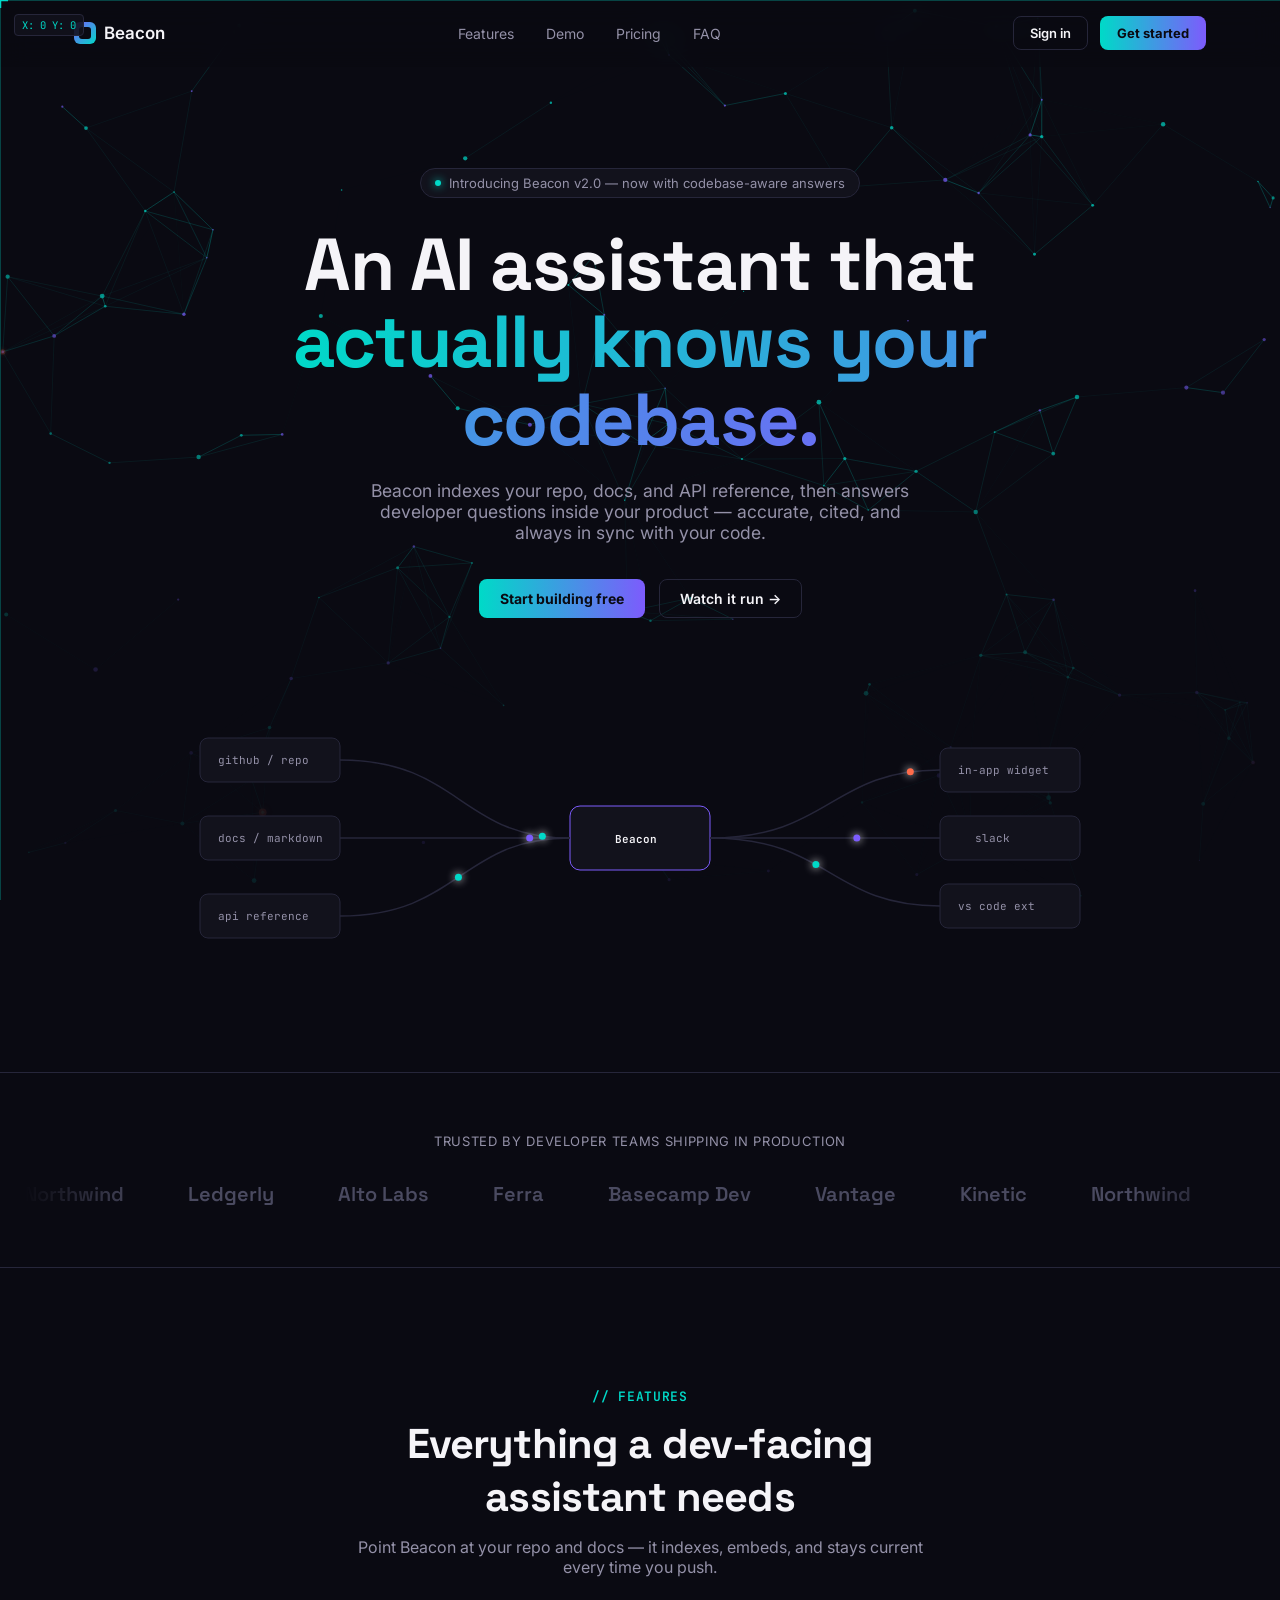
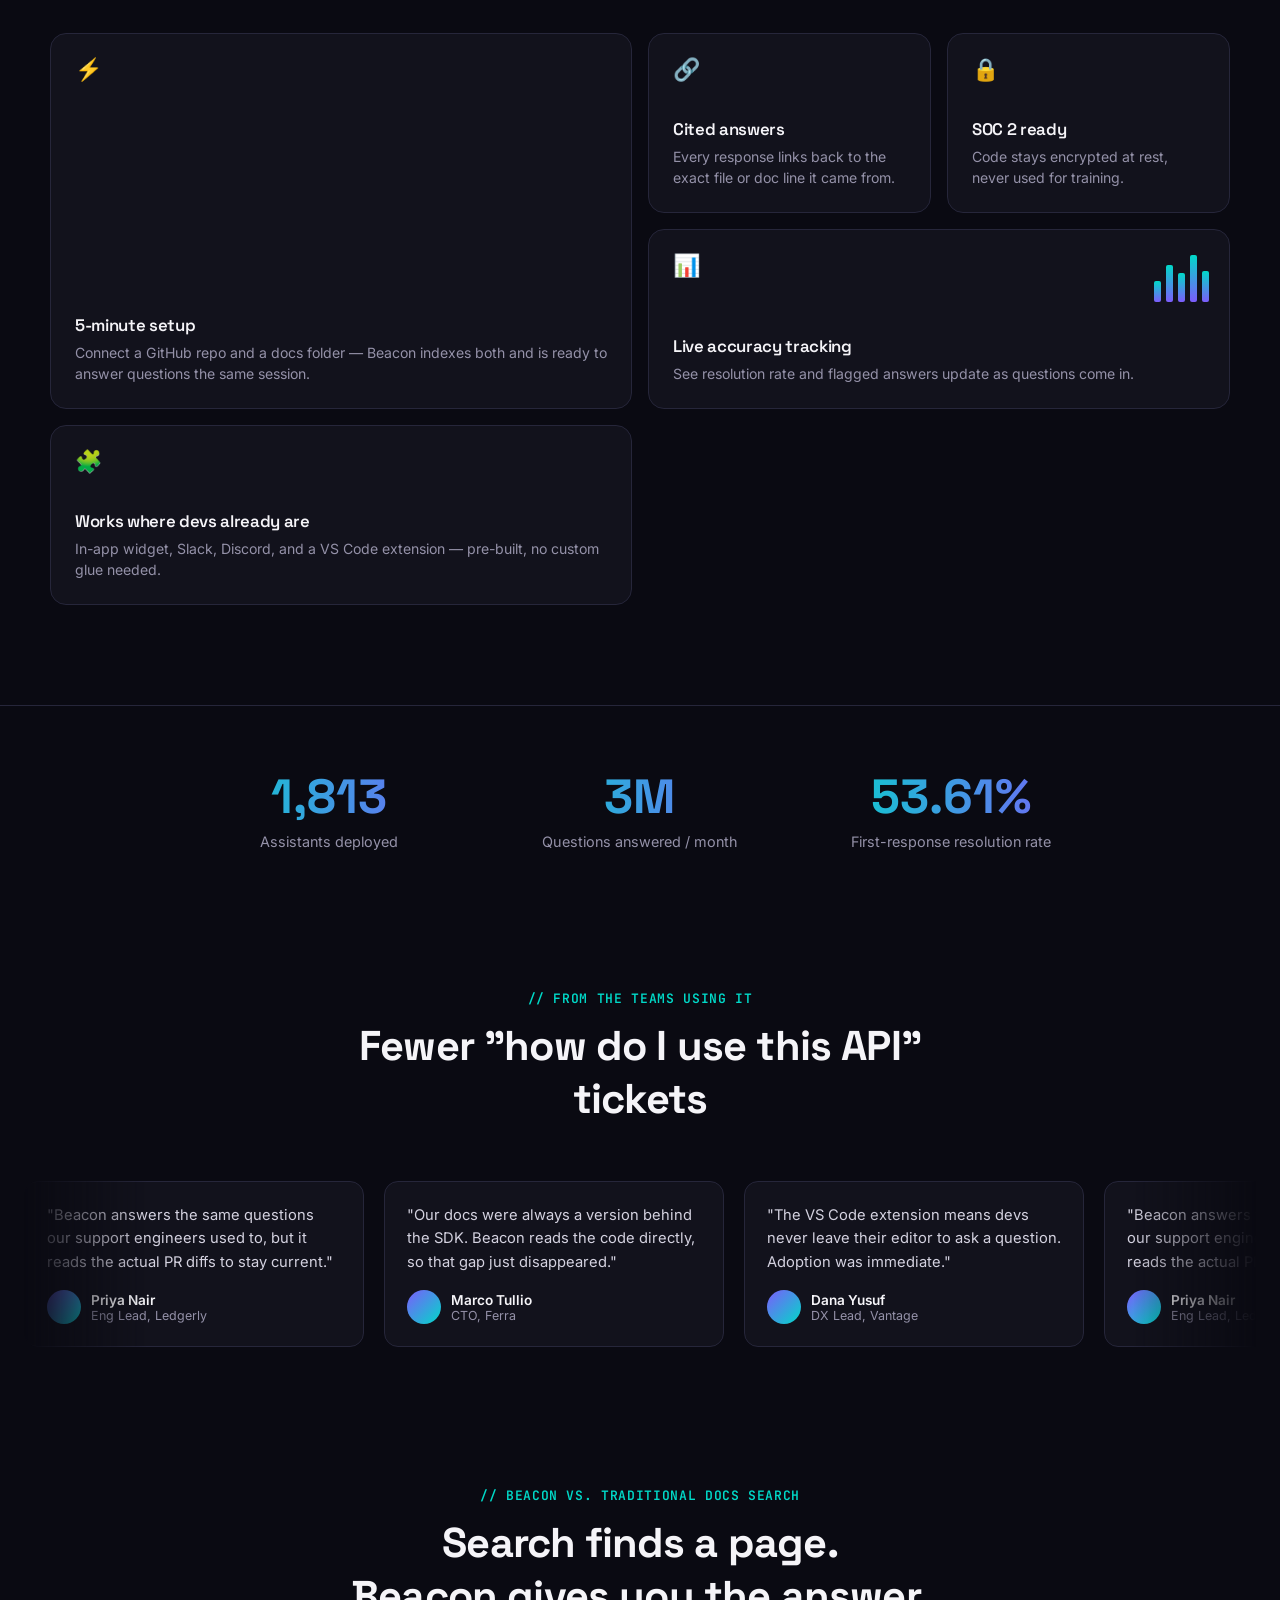
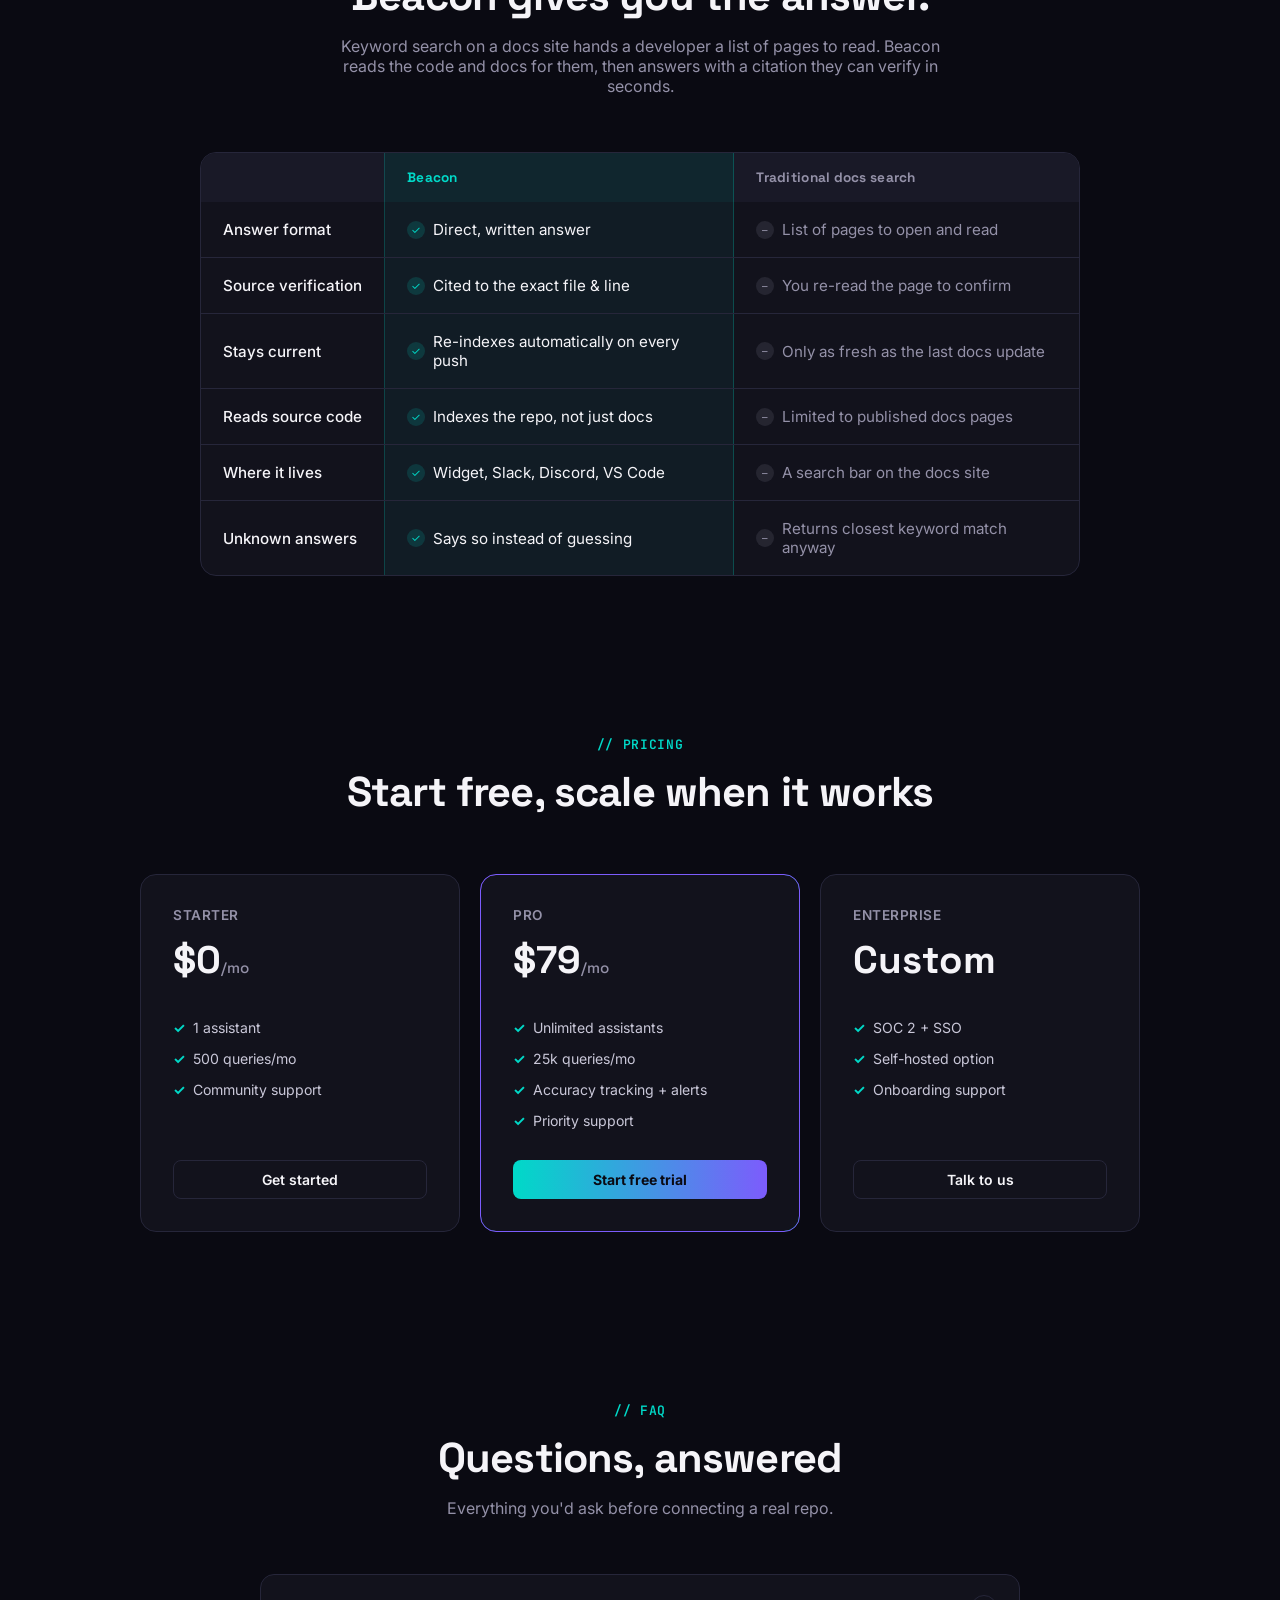
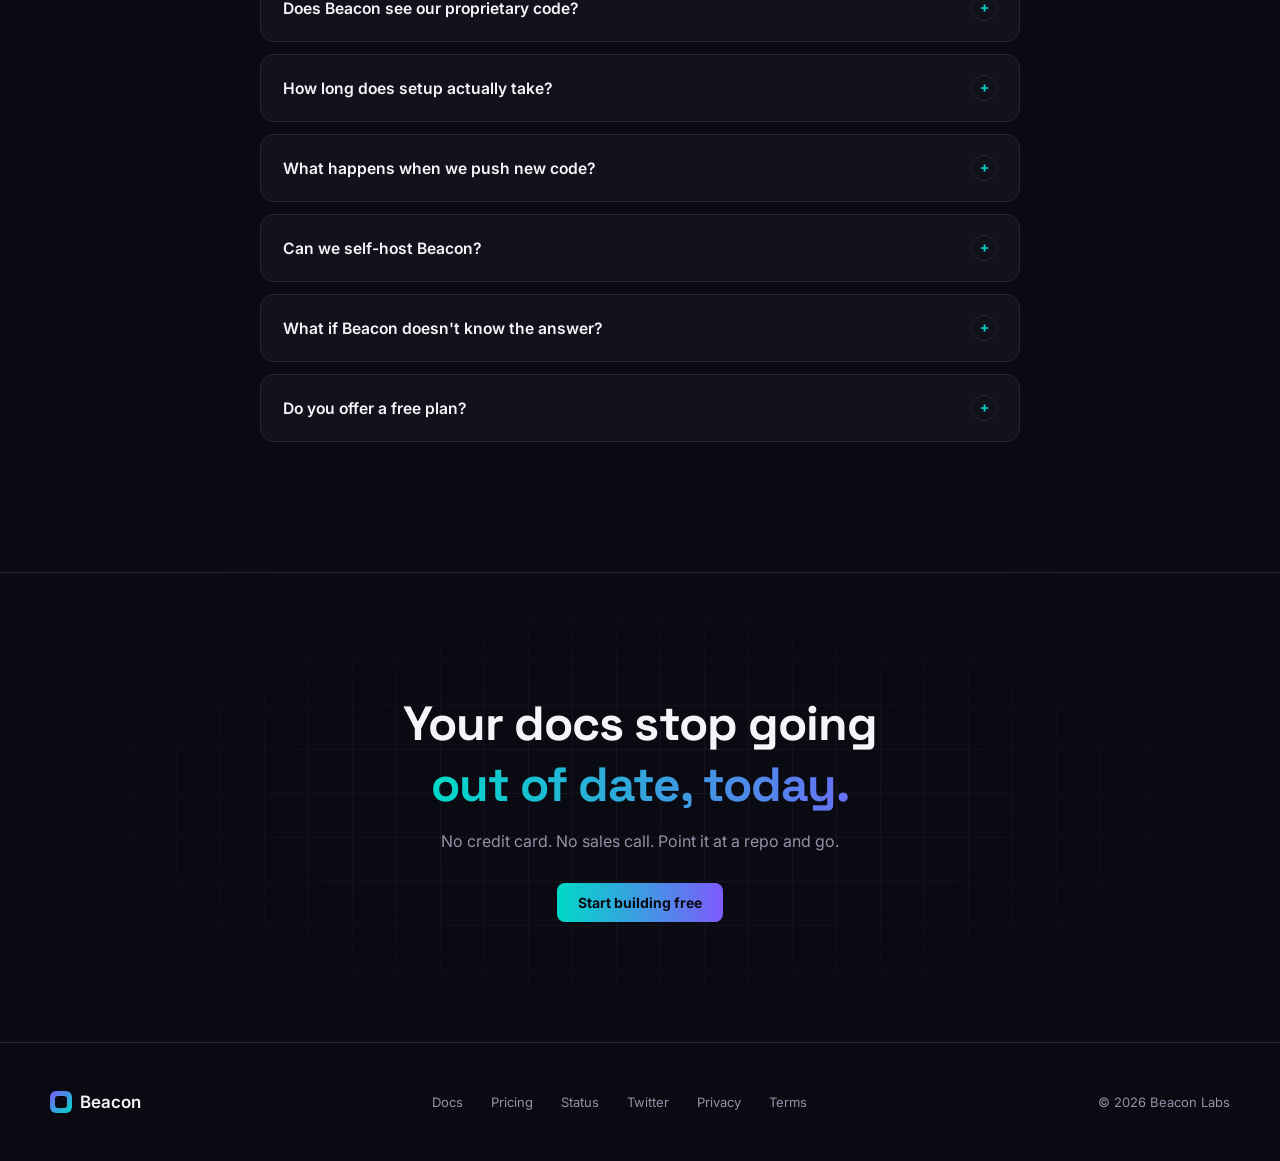
<file: index.html>
<!DOCTYPE html>
<html lang="en">

<head>
  <meta charset="UTF-8">
  <meta name="viewport" content="width=device-width, initial-scale=1.0">
  <meta name="description" content="Beacon indexes your repo, docs, and API reference, then answers developer questions inside your product — accurate, cited, and always in sync with your code.">
  <link rel="icon" type="image/svg+xml" href="favicon.svg">
  <meta property="og:type" content="website">
  <meta property="og:title" content="Beacon — An AI assistant that knows your codebase">
  <meta property="og:description" content="Beacon indexes your repo, docs, and API reference, then answers developer questions inside your product — accurate, cited, and always in sync with your code.">
  <meta name="twitter:card" content="summary">
  <title>Beacon — An AI assistant that knows your codebase</title>
  <link rel="preconnect" href="https://fonts.googleapis.com">
  <link rel="preconnect" href="https://fonts.gstatic.com" crossorigin>
  <link
    href="https://fonts.googleapis.com/css2?family=Space+Grotesk:wght@400;500;600;700&family=Inter:wght@400;500;600;700&family=JetBrains+Mono:wght@400;500&display=swap"
    rel="stylesheet">
  <link rel="stylesheet" href="styles.css">
</head>

<body>

  <canvas class="particles-canvas" id="particles"></canvas>

  <div class="scroll-progress" id="scrollProgress"></div>

  <div class="crosshair-line v" id="lineV"></div>
  <div class="crosshair-line h" id="lineH"></div>
  <div class="crosshair-center" id="crossCenter"></div>
  <div class="coord-label" id="coordLabel">X: 0 Y: 0</div>

  <nav id="nav">
    <div class="nav-inner">
      <div class="logo">
        <div class="logo-mark"></div>Beacon
      </div>
      <div class="nav-links">
        <a href="#features">Features</a>
        <a href="demo.html">Demo</a>
        <a href="#pricing">Pricing</a>
        <a href="#faq">FAQ</a>
      </div>
      <div class="nav-cta">
        <a class="btn btn-ghost btn-sm" href="#">Sign in</a>
        <a class="btn btn-shimmer btn-sm" href="#">Get started</a>
      </div>
      <div class="mobile-toggle" id="mobileToggle"><span></span><span></span><span></span></div>
    </div>
  </nav>

  <div class="mobile-menu" id="mobileMenu">
    <a href="#features">Features</a>
    <a href="demo.html">Demo</a>
    <a href="#pricing">Pricing</a>
    <a href="#faq">FAQ</a>
    <a class="btn btn-shimmer btn-sm" href="#" style="margin-top:12px;">Get started</a>
  </div>

  <!-- HERO -->
  <section class="hero">
    <div class="badge"><span class="dot"></span> Introducing Beacon v2.0 — now with codebase-aware answers</div>
    <h1>An AI assistant that<br><span class="gradient-text">actually knows your codebase.</span></h1>
    <p class="sub">Beacon indexes your repo, docs, and API reference, then answers developer questions inside your
      product — accurate, cited, and always in sync with your code.</p>
    <div class="hero-cta">
      <a class="btn btn-shimmer" href="#">Start building free</a>
      <a class="btn btn-ghost" href="demo.html">Watch it run →</a>
    </div>

    <div class="beam-stage">
      <svg viewBox="0 0 920 260" xmlns="http://www.w3.org/2000/svg">
        <!-- input nodes -->
        <g>
          <rect class="node-box" x="20" y="30" width="140" height="44" rx="8" />
          <text class="node-label" x="38" y="56">github / repo</text>
          <rect class="node-box" x="20" y="108" width="140" height="44" rx="8" />
          <text class="node-label" x="38" y="134">docs / markdown</text>
          <rect class="node-box" x="20" y="186" width="140" height="44" rx="8" />
          <text class="node-label" x="38" y="212">api reference</text>
        </g>
        <!-- center node -->
        <rect class="node-box center" x="390" y="98" width="140" height="64" rx="10" />
        <text class="node-label" x="435" y="135" style="fill:#F5F4F8; font-weight:600;">Beacon</text>
        <!-- output nodes -->
        <g>
          <rect class="node-box" x="760" y="40" width="140" height="44" rx="8" />
          <text class="node-label" x="778" y="66">in-app widget</text>
          <rect class="node-box" x="760" y="108" width="140" height="44" rx="8" />
          <text class="node-label" x="795" y="134">slack</text>
          <rect class="node-box" x="760" y="176" width="140" height="44" rx="8" />
          <text class="node-label" x="778" y="202">vs code ext</text>
        </g>

        <!-- beams: input to center -->
        <path class="beam-path" d="M160,52 C280,52 280,130 390,130" stroke="#26263A" />
        <path class="beam-path" d="M160,130 C280,130 280,130 390,130" stroke="#26263A" />
        <path class="beam-path" d="M160,208 C280,208 280,130 390,130" stroke="#26263A" />
        <!-- beams: center to output -->
        <path class="beam-path" d="M530,130 C650,130 650,62 760,62" stroke="#26263A" />
        <path class="beam-path" d="M530,130 C650,130 650,130 760,130" stroke="#26263A" />
        <path class="beam-path" d="M530,130 C650,130 650,198 760,198" stroke="#26263A" />

        <!-- animated dots along beams -->
        <circle class="beam-dot" r="3.5" fill="#00D9C8">
          <animateMotion dur="2.4s" repeatCount="indefinite" path="M160,52 C280,52 280,130 390,130" />
        </circle>
        <circle class="beam-dot" r="3.5" fill="#7C5CFC">
          <animateMotion dur="2.1s" begin="0.4s" repeatCount="indefinite" path="M160,130 C280,130 280,130 390,130" />
        </circle>
        <circle class="beam-dot" r="3.5" fill="#00D9C8">
          <animateMotion dur="2.6s" begin="0.8s" repeatCount="indefinite" path="M160,208 C280,208 280,130 390,130" />
        </circle>
        <circle class="beam-dot" r="3.5" fill="#FF6B4A">
          <animateMotion dur="2.2s" begin="0.2s" repeatCount="indefinite" path="M530,130 C650,130 650,62 760,62" />
        </circle>
        <circle class="beam-dot" r="3.5" fill="#7C5CFC">
          <animateMotion dur="2.4s" begin="0.6s" repeatCount="indefinite" path="M530,130 C650,130 650,130 760,130" />
        </circle>
        <circle class="beam-dot" r="3.5" fill="#00D9C8">
          <animateMotion dur="2.5s" begin="1s" repeatCount="indefinite" path="M530,130 C650,130 650,198 760,198" />
        </circle>
      </svg>
    </div>
  </section>

  <!-- LOGOS -->
  <section class="logos-section">
    <div class="logos-label">Trusted by developer teams shipping in production</div>
    <div class="marquee">
      <div class="marquee-track" id="marquee1">
        <span>Northwind</span><span>Ledgerly</span><span>Alto Labs</span><span>Ferra</span><span>Basecamp
          Dev</span><span>Vantage</span><span>Kinetic</span><span>Northwind</span><span>Ledgerly</span><span>Alto
          Labs</span><span>Ferra</span><span>Basecamp Dev</span><span>Vantage</span><span>Kinetic</span>
      </div>
    </div>
  </section>

  <!-- FEATURES -->
  <section class="features reveal" id="features">
    <div class="section-head">
      <div class="eyebrow">// FEATURES</div>
      <h2>Everything a dev-facing assistant needs</h2>
      <p>Point Beacon at your repo and docs — it indexes, embeds, and stays current every time you push.</p>
    </div>
    <div class="bento">
      <a class="bento-card b1" href="feature-setup.html">
        <div class="icon">⚡</div>
        <h3>5-minute setup</h3>
        <p>Connect a GitHub repo and a docs folder — Beacon indexes both and is ready to answer questions the same
          session.</p>
      </a>
      <a class="bento-card b3" href="feature-citations.html">
        <div class="icon">🔗</div>
        <h3>Cited answers</h3>
        <p>Every response links back to the exact file or doc line it came from.</p>
      </a>
      <a class="bento-card b4" href="feature-security.html">
        <div class="icon">🔒</div>
        <h3>SOC 2 ready</h3>
        <p>Code stays encrypted at rest, never used for training.</p>
      </a>
      <a class="bento-card b5" href="feature-tracking.html">
        <div class="icon">📊</div>
        <h3>Live accuracy tracking</h3>
        <p>See resolution rate and flagged answers update as questions come in.</p>
        <div class="mini-chart">
          <div style="height:40%; animation-delay:0s;"></div>
          <div style="height:70%; animation-delay:.2s;"></div>
          <div style="height:55%; animation-delay:.4s;"></div>
          <div style="height:90%; animation-delay:.1s;"></div>
          <div style="height:60%; animation-delay:.3s;"></div>
        </div>
      </a>
      <a class="bento-card b2" href="feature-integrations.html">
        <div class="icon">🧩</div>
        <h3>Works where devs already are</h3>
        <p>In-app widget, Slack, Discord, and a VS Code extension — pre-built, no custom glue needed.</p>
      </a>
    </div>
  </section>

  <!-- STATS -->
  <section class="stats reveal">
    <div class="stats-grid">
      <div>
        <div class="stat-num" data-target="3200">0</div>
        <div class="stat-label">Assistants deployed</div>
      </div>
      <div>
        <div class="stat-num" data-target="6" data-suffix="M">0</div>
        <div class="stat-label">Questions answered / month</div>
      </div>
      <div>
        <div class="stat-num" data-target="94.6" data-decimal="true" data-suffix="%">0</div>
        <div class="stat-label">First-response resolution rate</div>
      </div>
    </div>
  </section>

  <!-- TESTIMONIALS -->
  <section class="testi-section reveal">
    <div class="section-head">
      <div class="eyebrow">// FROM THE TEAMS USING IT</div>
      <h2>Fewer "how do I use this API" tickets</h2>
    </div>
    <div class="marquee">
      <div class="testi-track">
        <div class="testi-card">
          <p>"Beacon answers the same questions our support engineers used to, but it reads the actual PR diffs to stay
            current."</p>
          <div class="testi-author">
            <div class="avatar"></div>
            <div>
              <div class="testi-name">Priya Nair</div>
              <div class="testi-role">Eng Lead, Ledgerly</div>
            </div>
          </div>
        </div>
        <div class="testi-card">
          <p>"Our docs were always a version behind the SDK. Beacon reads the code directly, so that gap just
            disappeared."</p>
          <div class="testi-author">
            <div class="avatar"></div>
            <div>
              <div class="testi-name">Marco Tullio</div>
              <div class="testi-role">CTO, Ferra</div>
            </div>
          </div>
        </div>
        <div class="testi-card">
          <p>"The VS Code extension means devs never leave their editor to ask a question. Adoption was immediate."</p>
          <div class="testi-author">
            <div class="avatar"></div>
            <div>
              <div class="testi-name">Dana Yusuf</div>
              <div class="testi-role">DX Lead, Vantage</div>
            </div>
          </div>
        </div>
        <div class="testi-card">
          <p>"Beacon answers the same questions our support engineers used to, but it reads the actual PR diffs to stay
            current."</p>
          <div class="testi-author">
            <div class="avatar"></div>
            <div>
              <div class="testi-name">Priya Nair</div>
              <div class="testi-role">Eng Lead, Ledgerly</div>
            </div>
          </div>
        </div>
        <div class="testi-card">
          <p>"Our docs were always a version behind the SDK. Beacon reads the code directly, so that gap just
            disappeared."</p>
          <div class="testi-author">
            <div class="avatar"></div>
            <div>
              <div class="testi-name">Marco Tullio</div>
              <div class="testi-role">CTO, Ferra</div>
            </div>
          </div>
        </div>
      </div>
    </div>
  </section>

  <!-- COMPARISON -->
  <section class="comparison reveal" id="comparison">
    <div class="section-head">
      <div class="eyebrow">// BEACON VS. TRADITIONAL DOCS SEARCH</div>
      <h2>Search finds a page.<br>Beacon gives you the answer.</h2>
      <p>Keyword search on a docs site hands a developer a list of pages to read. Beacon reads the code and docs
        for them, then answers with a citation they can verify in seconds.</p>
    </div>
    <div class="comparison-table-wrap">
      <table class="comparison-table">
        <thead>
          <tr>
            <th></th>
            <th class="col-beacon">Beacon</th>
            <th>Traditional docs search</th>
          </tr>
        </thead>
        <tbody>
          <tr>
            <th scope="row">Answer format</th>
            <td class="col-beacon">
              <div class="comp-row-cell"><span class="comp-icon yes">✓</span>Direct, written answer</div>
            </td>
            <td>
              <div class="comp-row-cell"><span class="comp-icon no">–</span>List of pages to open and read</div>
            </td>
          </tr>
          <tr>
            <th scope="row">Source verification</th>
            <td class="col-beacon">
              <div class="comp-row-cell"><span class="comp-icon yes">✓</span>Cited to the exact file &amp; line</div>
            </td>
            <td>
              <div class="comp-row-cell"><span class="comp-icon no">–</span>You re-read the page to confirm</div>
            </td>
          </tr>
          <tr>
            <th scope="row">Stays current</th>
            <td class="col-beacon">
              <div class="comp-row-cell"><span class="comp-icon yes">✓</span>Re-indexes automatically on every push</div>
            </td>
            <td>
              <div class="comp-row-cell"><span class="comp-icon no">–</span>Only as fresh as the last docs update</div>
            </td>
          </tr>
          <tr>
            <th scope="row">Reads source code</th>
            <td class="col-beacon">
              <div class="comp-row-cell"><span class="comp-icon yes">✓</span>Indexes the repo, not just docs</div>
            </td>
            <td>
              <div class="comp-row-cell"><span class="comp-icon no">–</span>Limited to published docs pages</div>
            </td>
          </tr>
          <tr>
            <th scope="row">Where it lives</th>
            <td class="col-beacon">
              <div class="comp-row-cell"><span class="comp-icon yes">✓</span>Widget, Slack, Discord, VS Code</div>
            </td>
            <td>
              <div class="comp-row-cell"><span class="comp-icon no">–</span>A search bar on the docs site</div>
            </td>
          </tr>
          <tr>
            <th scope="row">Unknown answers</th>
            <td class="col-beacon">
              <div class="comp-row-cell"><span class="comp-icon yes">✓</span>Says so instead of guessing</div>
            </td>
            <td>
              <div class="comp-row-cell"><span class="comp-icon no">–</span>Returns closest keyword match anyway</div>
            </td>
          </tr>
        </tbody>
      </table>
    </div>
  </section>

  <!-- PRICING -->
  <section class="pricing reveal" id="pricing">
    <div class="section-head">
      <div class="eyebrow">// PRICING</div>
      <h2>Start free, scale when it works</h2>
    </div>
    <div class="pricing-grid">
      <div class="price-card">
        <div class="price-tier">Starter</div>
        <div class="price-amt">$0<span>/mo</span></div>
        <ul class="price-feat">
          <li>1 assistant</li>
          <li>500 queries/mo</li>
          <li>Community support</li>
        </ul>
        <a class="btn btn-ghost">Get started</a>
      </div>
      <div class="price-card featured">
        <div class="price-tier">Pro</div>
        <div class="price-amt">$79<span>/mo</span></div>
        <ul class="price-feat">
          <li>Unlimited assistants</li>
          <li>25k queries/mo</li>
          <li>Accuracy tracking + alerts</li>
          <li>Priority support</li>
        </ul>
        <a class="btn btn-shimmer">Start free trial</a>
      </div>
      <div class="price-card">
        <div class="price-tier">Enterprise</div>
        <div class="price-amt">Custom</div>
        <ul class="price-feat">
          <li>SOC 2 + SSO</li>
          <li>Self-hosted option</li>
          <li>Onboarding support</li>
        </ul>
        <a class="btn btn-ghost">Talk to us</a>
      </div>
    </div>
  </section>

  <!-- FAQ -->
  <section class="faq reveal" id="faq">
    <div class="section-head">
      <div class="eyebrow">// FAQ</div>
      <h2>Questions, answered</h2>
      <p>Everything you'd ask before connecting a real repo.</p>
    </div>
    <div class="faq-list">
      <details class="faq-item">
        <summary>Does Beacon see our proprietary code?<span class="faq-icon">+</span></summary>
        <div class="faq-answer">Yes — Beacon indexes whatever repo and docs folder you connect. Everything is encrypted per-tenant at rest and in transit, and it's never used to train any model. See the Security page for the full breakdown.</div>
      </details>
      <details class="faq-item">
        <summary>How long does setup actually take?<span class="faq-icon">+</span></summary>
        <div class="faq-answer">Most teams are answering real questions in the same session — connect a repo, point it at a docs folder, and indexing starts immediately. No export step, no implementation call.</div>
      </details>
      <details class="faq-item">
        <summary>What happens when we push new code?<span class="faq-icon">+</span></summary>
        <div class="faq-answer">A push triggers re-indexing automatically, scoped to just the files that changed — not the whole repo — so answers stay current within minutes.</div>
      </details>
      <details class="faq-item">
        <summary>Can we self-host Beacon?<span class="faq-icon">+</span></summary>
        <div class="faq-answer">Self-hosting is available on the Enterprise tier, alongside SSO and audit logs. Talk to us for details on deployment options.</div>
      </details>
      <details class="faq-item">
        <summary>What if Beacon doesn't know the answer?<span class="faq-icon">+</span></summary>
        <div class="faq-answer">It says so instead of guessing. Beacon only answers from a grounded, cited source — if it can't find one, it tells the developer rather than filling the gap.</div>
      </details>
      <details class="faq-item">
        <summary>Do you offer a free plan?<span class="faq-icon">+</span></summary>
        <div class="faq-answer">Yes — the Starter tier is free forever, with one assistant and 500 queries a month, no credit card required.</div>
      </details>
    </div>
  </section>

  <!-- FINAL CTA -->
  <section class="final-cta reveal">
    <div class="grid-bg"></div>
    <h2>Your docs stop going<br><span class="gradient-text">out of date, today.</span></h2>
    <p>No credit card. No sales call. Point it at a repo and go.</p>
    <a class="btn btn-shimmer" href="#">Start building free</a>
  </section>

  <footer>
    <div class="footer-inner">
      <div class="logo">
        <div class="logo-mark"></div>Beacon
      </div>
      <div class="footer-links">
        <a href="#">Docs</a>
        <a href="#">Pricing</a>
        <a href="#">Status</a>
        <a href="#">Twitter</a>
        <a href="#">Privacy</a>
        <a href="#">Terms</a>
      </div>
      <div style="font-size:13px; color:var(--muted);">© 2026 Beacon Labs</div>
    </div>
  </footer>

  <script src="script.js"></script>
</body>

</html>
</file>
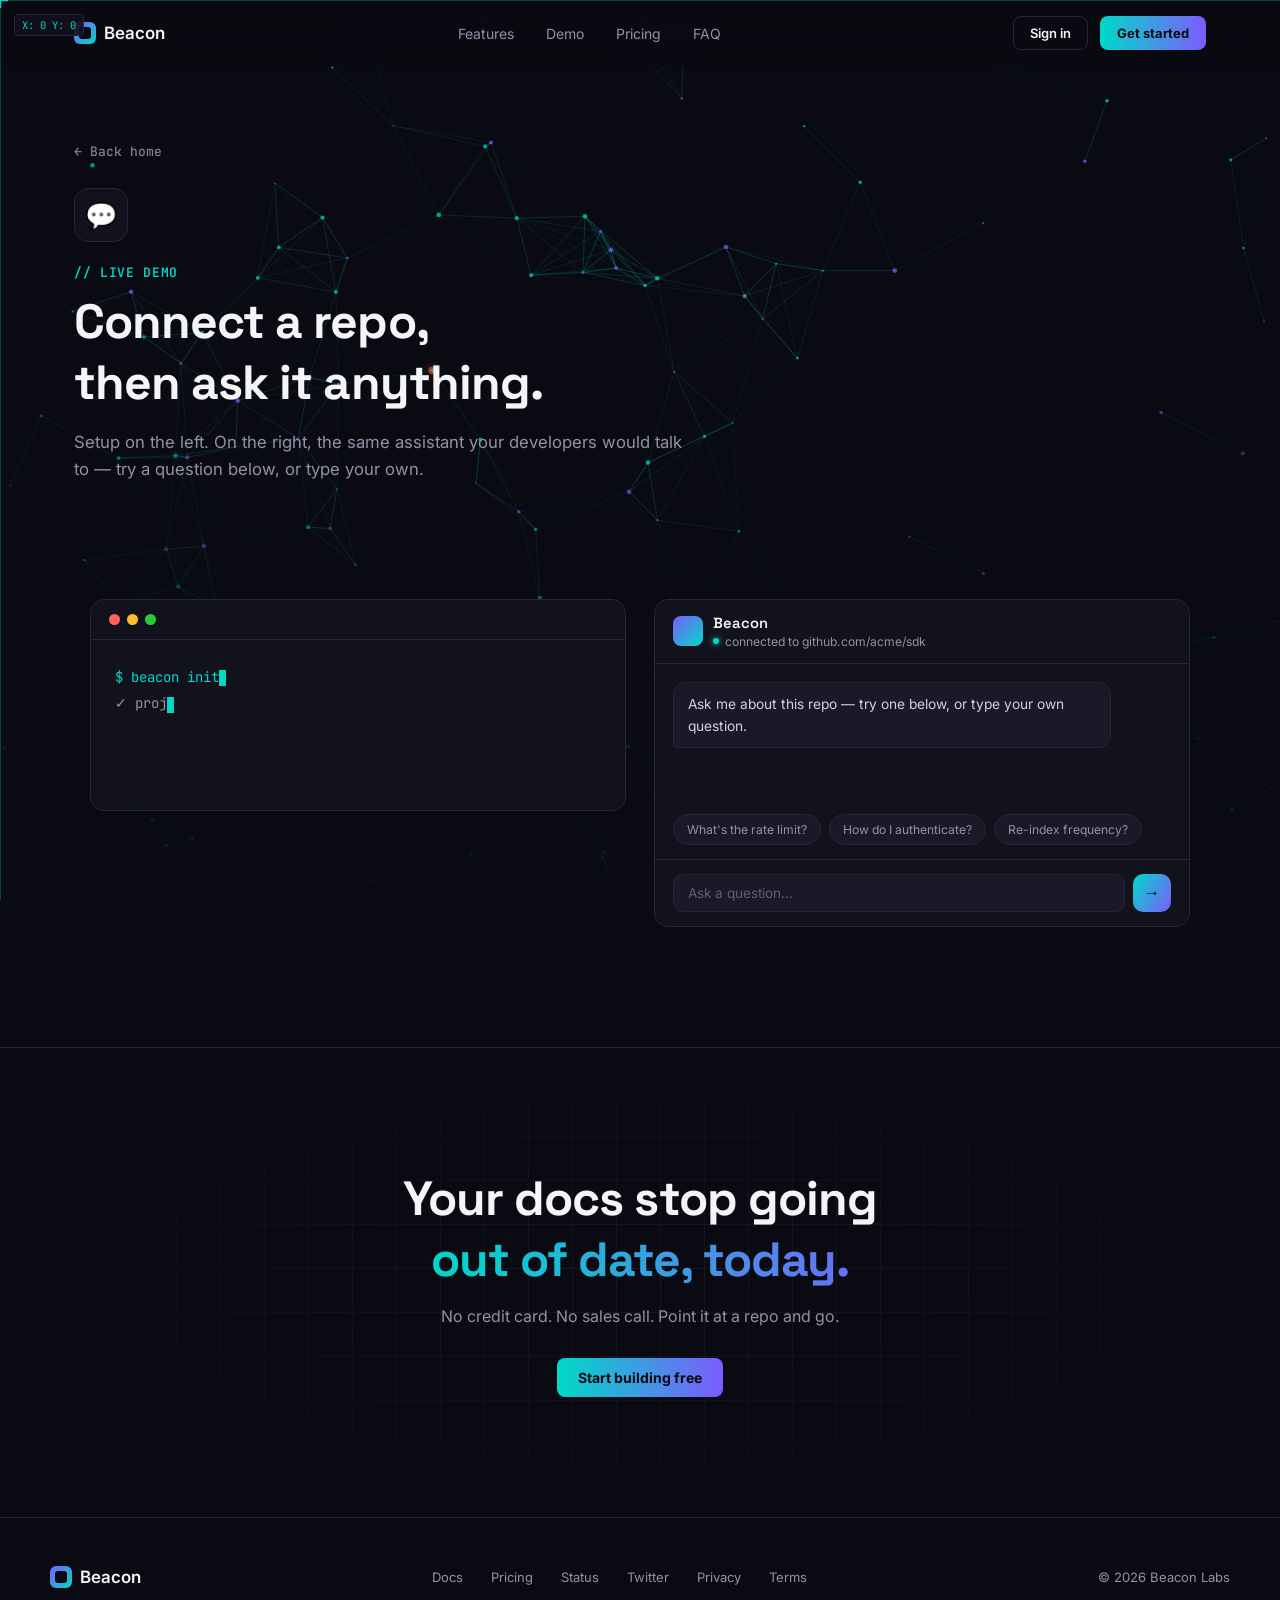
<file: demo.html>
<!DOCTYPE html>
<html lang="en">

<head>
  <meta charset="UTF-8">
  <meta name="viewport" content="width=device-width, initial-scale=1.0">
  <meta name="description" content="Try Beacon's live chat demo — ask real questions about a connected repo and see grounded, cited answers.">
  <link rel="icon" type="image/svg+xml" href="favicon.svg">
  <meta property="og:type" content="website">
  <meta property="og:title" content="Live Demo — Beacon">
  <meta property="og:description" content="Try Beacon's live chat demo — ask real questions about a connected repo and see grounded, cited answers.">
  <meta name="twitter:card" content="summary">
  <title>Live Demo — Beacon</title>
  <link rel="preconnect" href="https://fonts.googleapis.com">
  <link rel="preconnect" href="https://fonts.gstatic.com" crossorigin>
  <link
    href="https://fonts.googleapis.com/css2?family=Space+Grotesk:wght@400;500;600;700&family=Inter:wght@400;500;600;700&family=JetBrains+Mono:wght@400;500&display=swap"
    rel="stylesheet">
  <link rel="stylesheet" href="styles.css">
</head>

<body>

  <canvas class="particles-canvas" id="particles"></canvas>

  <div class="scroll-progress" id="scrollProgress"></div>

  <div class="crosshair-line v" id="lineV"></div>
  <div class="crosshair-line h" id="lineH"></div>
  <div class="crosshair-center" id="crossCenter"></div>
  <div class="coord-label" id="coordLabel">X: 0 Y: 0</div>

  <nav id="nav">
    <div class="nav-inner">
      <div class="logo">
        <div class="logo-mark"></div>Beacon
      </div>
      <div class="nav-links">
        <a href="index.html#features">Features</a>
        <a href="demo.html">Demo</a>
        <a href="index.html#pricing">Pricing</a>
        <a href="index.html#faq">FAQ</a>
      </div>
      <div class="nav-cta">
        <a class="btn btn-ghost btn-sm" href="#">Sign in</a>
        <a class="btn btn-shimmer btn-sm" href="#">Get started</a>
      </div>
      <div class="mobile-toggle" id="mobileToggle"><span></span><span></span><span></span></div>
    </div>
  </nav>

  <div class="mobile-menu" id="mobileMenu">
    <a href="index.html#features">Features</a>
    <a href="demo.html">Demo</a>
    <a href="index.html#pricing">Pricing</a>
    <a href="index.html#faq">FAQ</a>
    <a class="btn btn-shimmer btn-sm" href="#" style="margin-top:12px;">Get started</a>
  </div>

  <!-- DEMO HERO -->
  <section class="feature-hero">
    <a class="feature-back" href="index.html">← Back home</a>
    <div class="feature-icon-badge">💬</div>
    <div class="eyebrow">// LIVE DEMO</div>
    <h1>Connect a repo,<br>then ask it anything.</h1>
    <p class="sub">Setup on the left. On the right, the same assistant your developers would talk to — try a
      question below, or type your own.</p>
  </section>

  <!-- DEMO -->
  <section class="demo-section reveal" id="demo">
    <div class="demo-grid">
      <div class="terminal">
        <div class="terminal-top"><span></span><span></span><span></span></div>
        <div class="terminal-body" id="typing"></div>
      </div>

      <div class="chat-widget">
        <div class="chat-header">
          <div class="chat-avatar"></div>
          <div>
            <div class="chat-title">Beacon</div>
            <div class="chat-sub"><span class="chat-dot"></span>connected to github.com/acme/sdk</div>
          </div>
        </div>

        <div class="chat-messages" id="chatMessages">
          <div class="chat-bubble bot">Ask me about this repo — try one below, or type your own question.</div>
        </div>

        <div class="chat-source-panel" id="chatSourcePanel"></div>

        <div class="chat-suggestions" id="chatSuggestions">
          <button type="button" class="chat-chip" data-q="What's the rate limit on the API?">What's the rate limit?</button>
          <button type="button" class="chat-chip" data-q="How do I authenticate requests?">How do I authenticate?</button>
          <button type="button" class="chat-chip" data-q="How often does Beacon re-index the repo?">Re-index frequency?</button>
        </div>

        <form class="chat-input-row" id="chatForm">
          <input class="chat-input" id="chatInput" type="text" placeholder="Ask a question…" autocomplete="off" maxlength="140">
          <button class="chat-send" type="submit" aria-label="Send">→</button>
        </form>
      </div>
    </div>
  </section>

  <!-- FINAL CTA -->
  <section class="final-cta reveal">
    <div class="grid-bg"></div>
    <h2>Your docs stop going<br><span class="gradient-text">out of date, today.</span></h2>
    <p>No credit card. No sales call. Point it at a repo and go.</p>
    <a class="btn btn-shimmer" href="#">Start building free</a>
  </section>

  <footer>
    <div class="footer-inner">
      <div class="logo">
        <div class="logo-mark"></div>Beacon
      </div>
      <div class="footer-links">
        <a href="#">Docs</a>
        <a href="index.html#pricing">Pricing</a>
        <a href="#">Status</a>
        <a href="#">Twitter</a>
        <a href="#">Privacy</a>
        <a href="#">Terms</a>
      </div>
      <div style="font-size:13px; color:var(--muted);">© 2026 Beacon Labs</div>
    </div>
  </footer>

  <script src="script.js"></script>
</body>

</html>
</file>
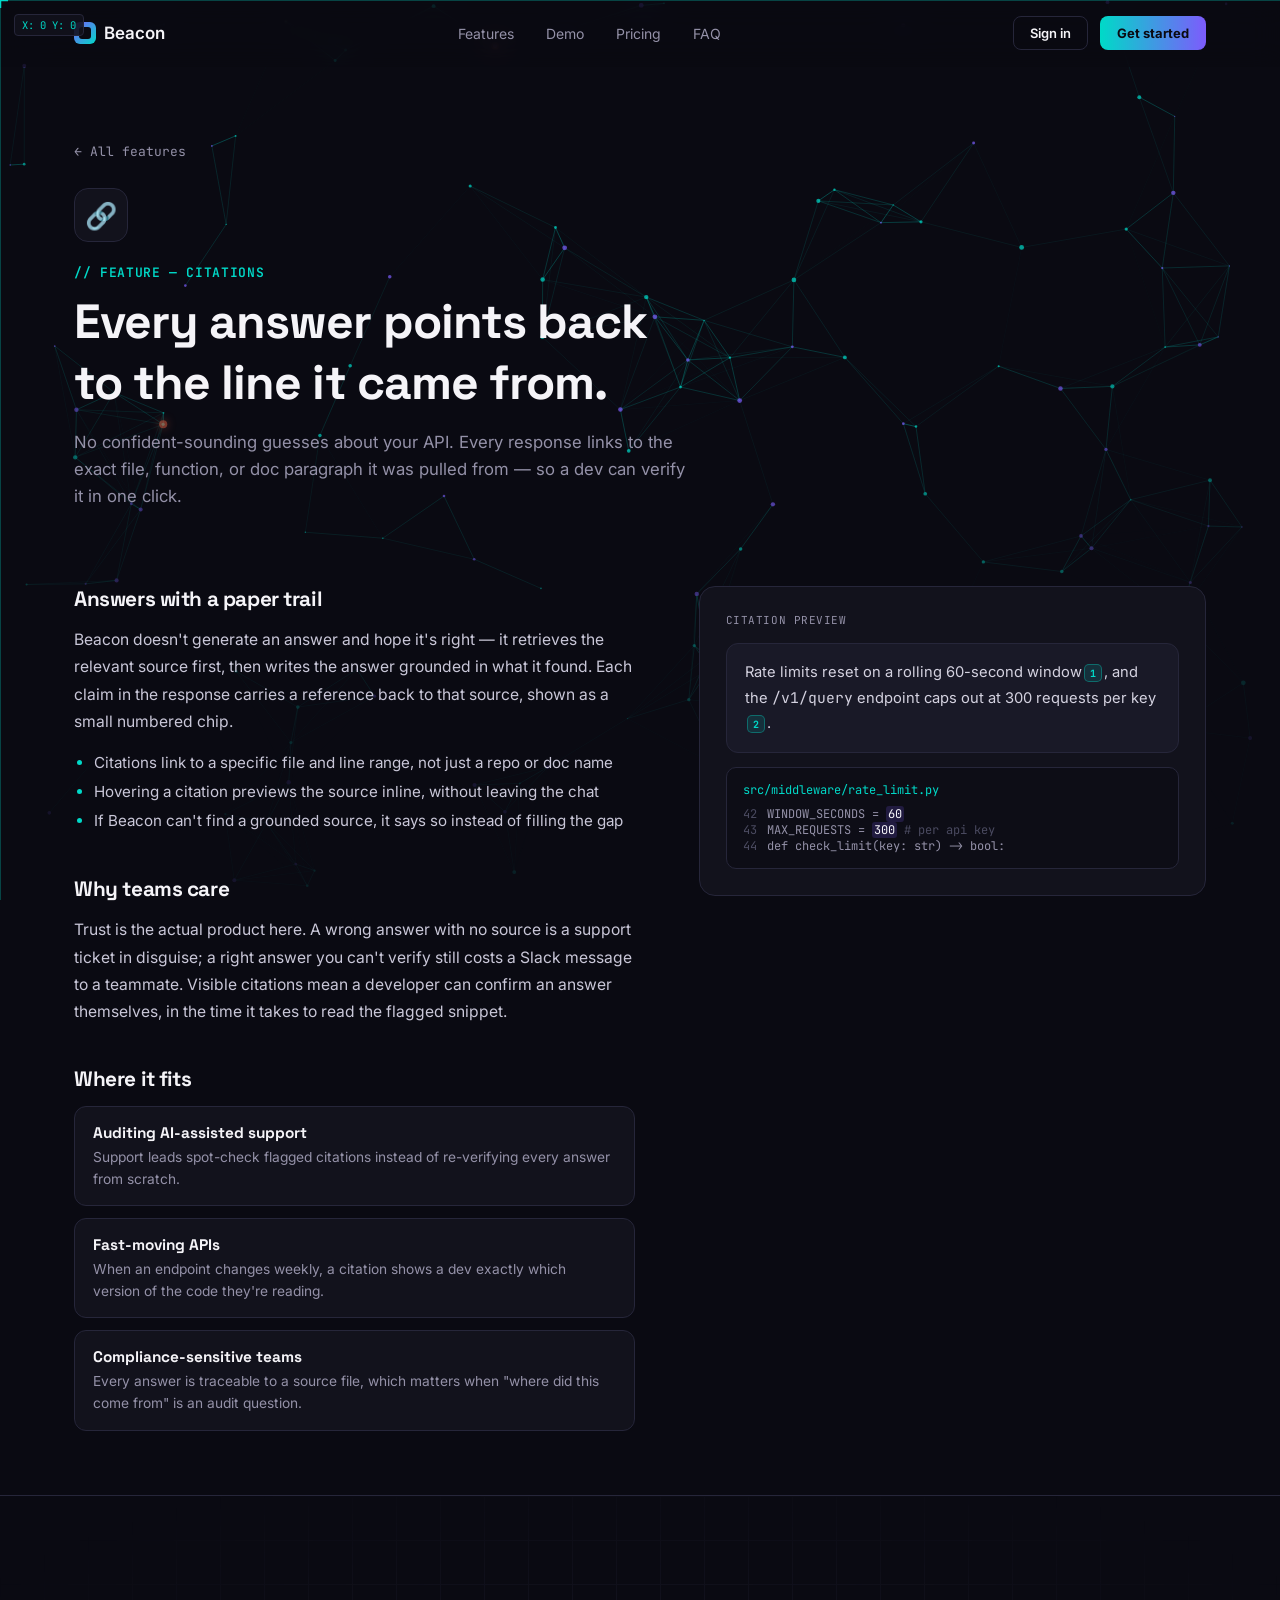
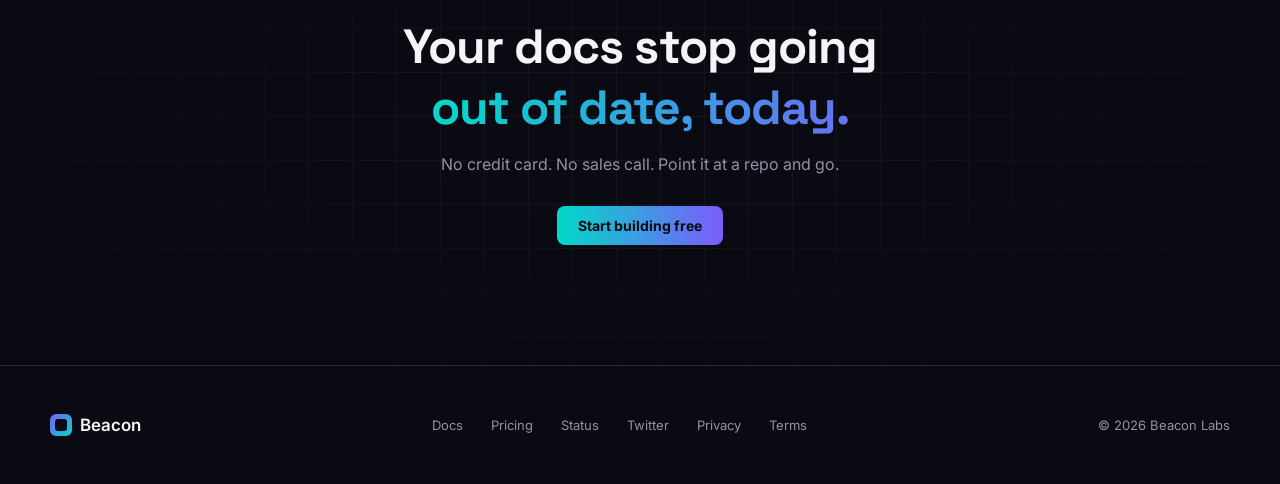
<file: feature-citations.html>
<!DOCTYPE html>
<html lang="en">

<head>
  <meta charset="UTF-8">
  <meta name="viewport" content="width=device-width, initial-scale=1.0">
  <meta name="description" content="Every Beacon answer links back to the exact file or doc line it came from, so a developer can verify it in one click.">
  <link rel="icon" type="image/svg+xml" href="favicon.svg">
  <meta property="og:type" content="website">
  <meta property="og:title" content="Cited Answers — Beacon">
  <meta property="og:description" content="Every Beacon answer links back to the exact file or doc line it came from, so a developer can verify it in one click.">
  <meta name="twitter:card" content="summary">
  <title>Cited Answers — Beacon</title>
  <link rel="preconnect" href="https://fonts.googleapis.com">
  <link rel="preconnect" href="https://fonts.gstatic.com" crossorigin>
  <link
    href="https://fonts.googleapis.com/css2?family=Space+Grotesk:wght@400;500;600;700&family=Inter:wght@400;500;600;700&family=JetBrains+Mono:wght@400;500&display=swap"
    rel="stylesheet">
  <link rel="stylesheet" href="styles.css">
</head>

<body>

  <canvas class="particles-canvas" id="particles"></canvas>

  <div class="scroll-progress" id="scrollProgress"></div>

  <div class="crosshair-line v" id="lineV"></div>
  <div class="crosshair-line h" id="lineH"></div>
  <div class="crosshair-center" id="crossCenter"></div>
  <div class="coord-label" id="coordLabel">X: 0 Y: 0</div>

  <nav id="nav">
    <div class="nav-inner">
      <div class="logo">
        <div class="logo-mark"></div>Beacon
      </div>
      <div class="nav-links">
        <a href="index.html#features">Features</a>
        <a href="demo.html">Demo</a>
        <a href="index.html#pricing">Pricing</a>
        <a href="index.html#faq">FAQ</a>
      </div>
      <div class="nav-cta">
        <a class="btn btn-ghost btn-sm" href="#">Sign in</a>
        <a class="btn btn-shimmer btn-sm" href="#">Get started</a>
      </div>
      <div class="mobile-toggle" id="mobileToggle"><span></span><span></span><span></span></div>
    </div>
  </nav>

  <div class="mobile-menu" id="mobileMenu">
    <a href="index.html#features">Features</a>
    <a href="demo.html">Demo</a>
    <a href="index.html#pricing">Pricing</a>
    <a href="index.html#faq">FAQ</a>
    <a class="btn btn-shimmer btn-sm" href="#" style="margin-top:12px;">Get started</a>
  </div>

  <!-- FEATURE HERO -->
  <section class="feature-hero">
    <a class="feature-back" href="index.html#features">← All features</a>
    <div class="feature-icon-badge">🔗</div>
    <div class="eyebrow">// FEATURE — CITATIONS</div>
    <h1>Every answer points back<br>to the line it came from.</h1>
    <p class="sub">No confident-sounding guesses about your API. Every response links to the exact file, function,
      or doc paragraph it was pulled from — so a dev can verify it in one click.</p>
  </section>

  <!-- FEATURE CONTENT -->
  <section class="feature-content reveal">
    <div class="text-col">
      <h2>Answers with a paper trail</h2>
      <p>Beacon doesn't generate an answer and hope it's right — it retrieves the relevant source first, then
        writes the answer grounded in what it found. Each claim in the response carries a reference back to that
        source, shown as a small numbered chip.</p>
      <ul>
        <li>Citations link to a specific file and line range, not just a repo or doc name</li>
        <li>Hovering a citation previews the source inline, without leaving the chat</li>
        <li>If Beacon can't find a grounded source, it says so instead of filling the gap</li>
      </ul>

      <h2>Why teams care</h2>
      <p>Trust is the actual product here. A wrong answer with no source is a support ticket in disguise; a
        right answer you can't verify still costs a Slack message to a teammate. Visible citations mean a
        developer can confirm an answer themselves, in the time it takes to read the flagged snippet.</p>

      <h2>Where it fits</h2>
      <div class="use-case-grid">
        <div class="use-case">
          <strong>Auditing AI-assisted support</strong>
          <span>Support leads spot-check flagged citations instead of re-verifying every answer from scratch.</span>
        </div>
        <div class="use-case">
          <strong>Fast-moving APIs</strong>
          <span>When an endpoint changes weekly, a citation shows a dev exactly which version of the code they're reading.</span>
        </div>
        <div class="use-case">
          <strong>Compliance-sensitive teams</strong>
          <span>Every answer is traceable to a source file, which matters when "where did this come from" is an audit question.</span>
        </div>
      </div>
    </div>

    <div class="visual-col">
      <div class="visual-panel">
        <div class="visual-label">citation preview</div>
        <div class="cite-answer">
          Rate limits reset on a rolling 60-second window<span class="cite-chip">1</span>, and the
          <code class="mono">/v1/query</code> endpoint caps out at 300 requests per key<span class="cite-chip">2</span>.
        </div>
        <div class="cite-source">
          <span class="file-path">src/middleware/rate_limit.py</span>
          <div><span class="ln">42</span>WINDOW_SECONDS = <span class="hl">60</span></div>
          <div><span class="ln">43</span>MAX_REQUESTS = <span class="hl">300</span>  <span style="color:#4a4a60"># per api key</span></div>
          <div><span class="ln">44</span>def check_limit(key: str) -&gt; bool:</div>
        </div>
      </div>
    </div>
  </section>

  <!-- FINAL CTA -->
  <section class="final-cta reveal">
    <div class="grid-bg"></div>
    <h2>Your docs stop going<br><span class="gradient-text">out of date, today.</span></h2>
    <p>No credit card. No sales call. Point it at a repo and go.</p>
    <a class="btn btn-shimmer" href="#">Start building free</a>
  </section>

  <footer>
    <div class="footer-inner">
      <div class="logo">
        <div class="logo-mark"></div>Beacon
      </div>
      <div class="footer-links">
        <a href="#">Docs</a>
        <a href="index.html#pricing">Pricing</a>
        <a href="#">Status</a>
        <a href="#">Twitter</a>
        <a href="#">Privacy</a>
        <a href="#">Terms</a>
      </div>
      <div style="font-size:13px; color:var(--muted);">© 2026 Beacon Labs</div>
    </div>
  </footer>

  <script src="script.js"></script>
</body>

</html>
</file>
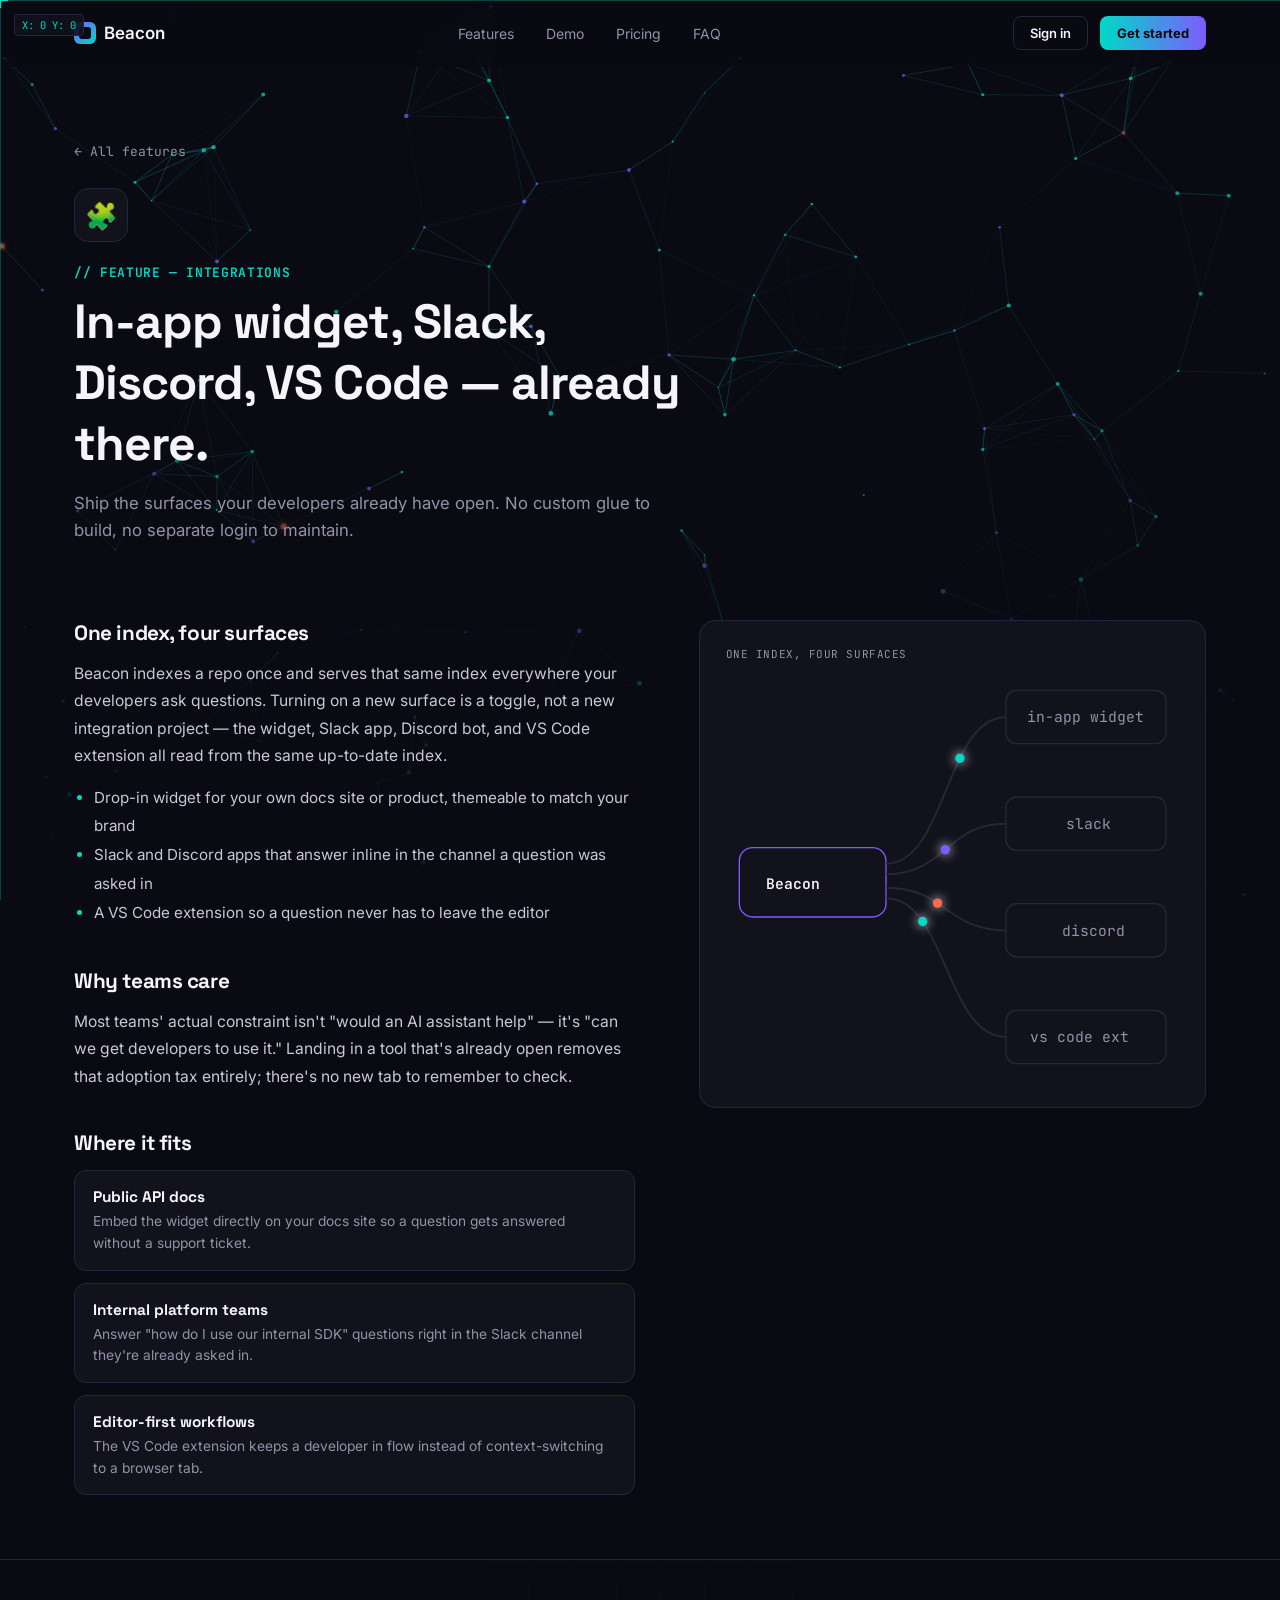
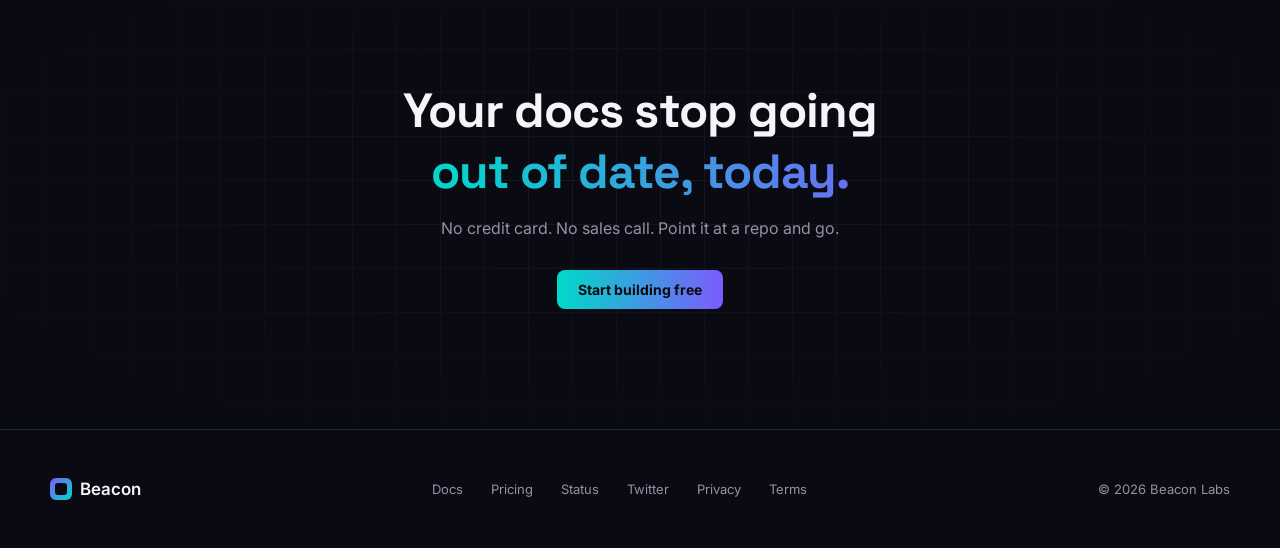
<file: feature-integrations.html>
<!DOCTYPE html>
<html lang="en">

<head>
  <meta charset="UTF-8">
  <meta name="viewport" content="width=device-width, initial-scale=1.0">
  <meta name="description" content="In-app widget, Slack, Discord, and a VS Code extension — Beacon ships to the surfaces your developers already have open.">
  <link rel="icon" type="image/svg+xml" href="favicon.svg">
  <meta property="og:type" content="website">
  <meta property="og:title" content="Works Where Devs Already Are — Beacon">
  <meta property="og:description" content="In-app widget, Slack, Discord, and a VS Code extension — Beacon ships to the surfaces your developers already have open.">
  <meta name="twitter:card" content="summary">
  <title>Works Where Devs Already Are — Beacon</title>
  <link rel="preconnect" href="https://fonts.googleapis.com">
  <link rel="preconnect" href="https://fonts.gstatic.com" crossorigin>
  <link
    href="https://fonts.googleapis.com/css2?family=Space+Grotesk:wght@400;500;600;700&family=Inter:wght@400;500;600;700&family=JetBrains+Mono:wght@400;500&display=swap"
    rel="stylesheet">
  <link rel="stylesheet" href="styles.css">
</head>

<body>

  <canvas class="particles-canvas" id="particles"></canvas>

  <div class="scroll-progress" id="scrollProgress"></div>

  <div class="crosshair-line v" id="lineV"></div>
  <div class="crosshair-line h" id="lineH"></div>
  <div class="crosshair-center" id="crossCenter"></div>
  <div class="coord-label" id="coordLabel">X: 0 Y: 0</div>

  <nav id="nav">
    <div class="nav-inner">
      <div class="logo">
        <div class="logo-mark"></div>Beacon
      </div>
      <div class="nav-links">
        <a href="index.html#features">Features</a>
        <a href="demo.html">Demo</a>
        <a href="index.html#pricing">Pricing</a>
        <a href="index.html#faq">FAQ</a>
      </div>
      <div class="nav-cta">
        <a class="btn btn-ghost btn-sm" href="#">Sign in</a>
        <a class="btn btn-shimmer btn-sm" href="#">Get started</a>
      </div>
      <div class="mobile-toggle" id="mobileToggle"><span></span><span></span><span></span></div>
    </div>
  </nav>

  <div class="mobile-menu" id="mobileMenu">
    <a href="index.html#features">Features</a>
    <a href="demo.html">Demo</a>
    <a href="index.html#pricing">Pricing</a>
    <a href="index.html#faq">FAQ</a>
    <a class="btn btn-shimmer btn-sm" href="#" style="margin-top:12px;">Get started</a>
  </div>

  <!-- FEATURE HERO -->
  <section class="feature-hero">
    <a class="feature-back" href="index.html#features">← All features</a>
    <div class="feature-icon-badge">🧩</div>
    <div class="eyebrow">// FEATURE — INTEGRATIONS</div>
    <h1>In-app widget, Slack,<br>Discord, VS Code — already there.</h1>
    <p class="sub">Ship the surfaces your developers already have open. No custom glue to build, no separate
      login to maintain.</p>
  </section>

  <!-- FEATURE CONTENT -->
  <section class="feature-content reveal">
    <div class="text-col">
      <h2>One index, four surfaces</h2>
      <p>Beacon indexes a repo once and serves that same index everywhere your developers ask questions. Turning
        on a new surface is a toggle, not a new integration project — the widget, Slack app, Discord bot, and VS
        Code extension all read from the same up-to-date index.</p>
      <ul>
        <li>Drop-in widget for your own docs site or product, themeable to match your brand</li>
        <li>Slack and Discord apps that answer inline in the channel a question was asked in</li>
        <li>A VS Code extension so a question never has to leave the editor</li>
      </ul>

      <h2>Why teams care</h2>
      <p>Most teams' actual constraint isn't "would an AI assistant help" — it's "can we get developers to use
        it." Landing in a tool that's already open removes that adoption tax entirely; there's no new tab to
        remember to check.</p>

      <h2>Where it fits</h2>
      <div class="use-case-grid">
        <div class="use-case">
          <strong>Public API docs</strong>
          <span>Embed the widget directly on your docs site so a question gets answered without a support ticket.</span>
        </div>
        <div class="use-case">
          <strong>Internal platform teams</strong>
          <span>Answer "how do I use our internal SDK" questions right in the Slack channel they're already asked in.</span>
        </div>
        <div class="use-case">
          <strong>Editor-first workflows</strong>
          <span>The VS Code extension keeps a developer in flow instead of context-switching to a browser tab.</span>
        </div>
      </div>
    </div>

    <div class="visual-col">
      <div class="visual-panel int-stage">
        <div class="visual-label">one index, four surfaces</div>
        <svg viewBox="0 0 340 300" xmlns="http://www.w3.org/2000/svg">
          <rect class="node-box center" x="10" y="128" width="110" height="52" rx="10" />
          <text class="node-label" x="30" y="159" style="fill:#F5F4F8; font-weight:600;">Beacon</text>

          <rect class="node-box" x="210" y="10" width="120" height="40" rx="8" />
          <text class="node-label" x="226" y="34">in-app widget</text>
          <rect class="node-box" x="210" y="90" width="120" height="40" rx="8" />
          <text class="node-label" x="255" y="114">slack</text>
          <rect class="node-box" x="210" y="170" width="120" height="40" rx="8" />
          <text class="node-label" x="252" y="194">discord</text>
          <rect class="node-box" x="210" y="250" width="120" height="40" rx="8" />
          <text class="node-label" x="228" y="274">vs code ext</text>

          <path class="beam-path" d="M120,140 C165,140 165,30 210,30" stroke="#26263A" />
          <path class="beam-path" d="M120,148 C165,148 165,110 210,110" stroke="#26263A" />
          <path class="beam-path" d="M120,158 C165,158 165,190 210,190" stroke="#26263A" />
          <path class="beam-path" d="M120,166 C165,166 165,270 210,270" stroke="#26263A" />

          <circle class="beam-dot" r="3.5" fill="#00D9C8">
            <animateMotion dur="2.2s" repeatCount="indefinite" path="M120,140 C165,140 165,30 210,30" />
          </circle>
          <circle class="beam-dot" r="3.5" fill="#7C5CFC">
            <animateMotion dur="2.4s" begin="0.3s" repeatCount="indefinite" path="M120,148 C165,148 165,110 210,110" />
          </circle>
          <circle class="beam-dot" r="3.5" fill="#FF6B4A">
            <animateMotion dur="2.1s" begin="0.6s" repeatCount="indefinite" path="M120,158 C165,158 165,190 210,190" />
          </circle>
          <circle class="beam-dot" r="3.5" fill="#00D9C8">
            <animateMotion dur="2.5s" begin="0.9s" repeatCount="indefinite" path="M120,166 C165,166 165,270 210,270" />
          </circle>
        </svg>
      </div>
    </div>
  </section>

  <!-- FINAL CTA -->
  <section class="final-cta reveal">
    <div class="grid-bg"></div>
    <h2>Your docs stop going<br><span class="gradient-text">out of date, today.</span></h2>
    <p>No credit card. No sales call. Point it at a repo and go.</p>
    <a class="btn btn-shimmer" href="#">Start building free</a>
  </section>

  <footer>
    <div class="footer-inner">
      <div class="logo">
        <div class="logo-mark"></div>Beacon
      </div>
      <div class="footer-links">
        <a href="#">Docs</a>
        <a href="index.html#pricing">Pricing</a>
        <a href="#">Status</a>
        <a href="#">Twitter</a>
        <a href="#">Privacy</a>
        <a href="#">Terms</a>
      </div>
      <div style="font-size:13px; color:var(--muted);">© 2026 Beacon Labs</div>
    </div>
  </footer>

  <script src="script.js"></script>
</body>

</html>
</file>
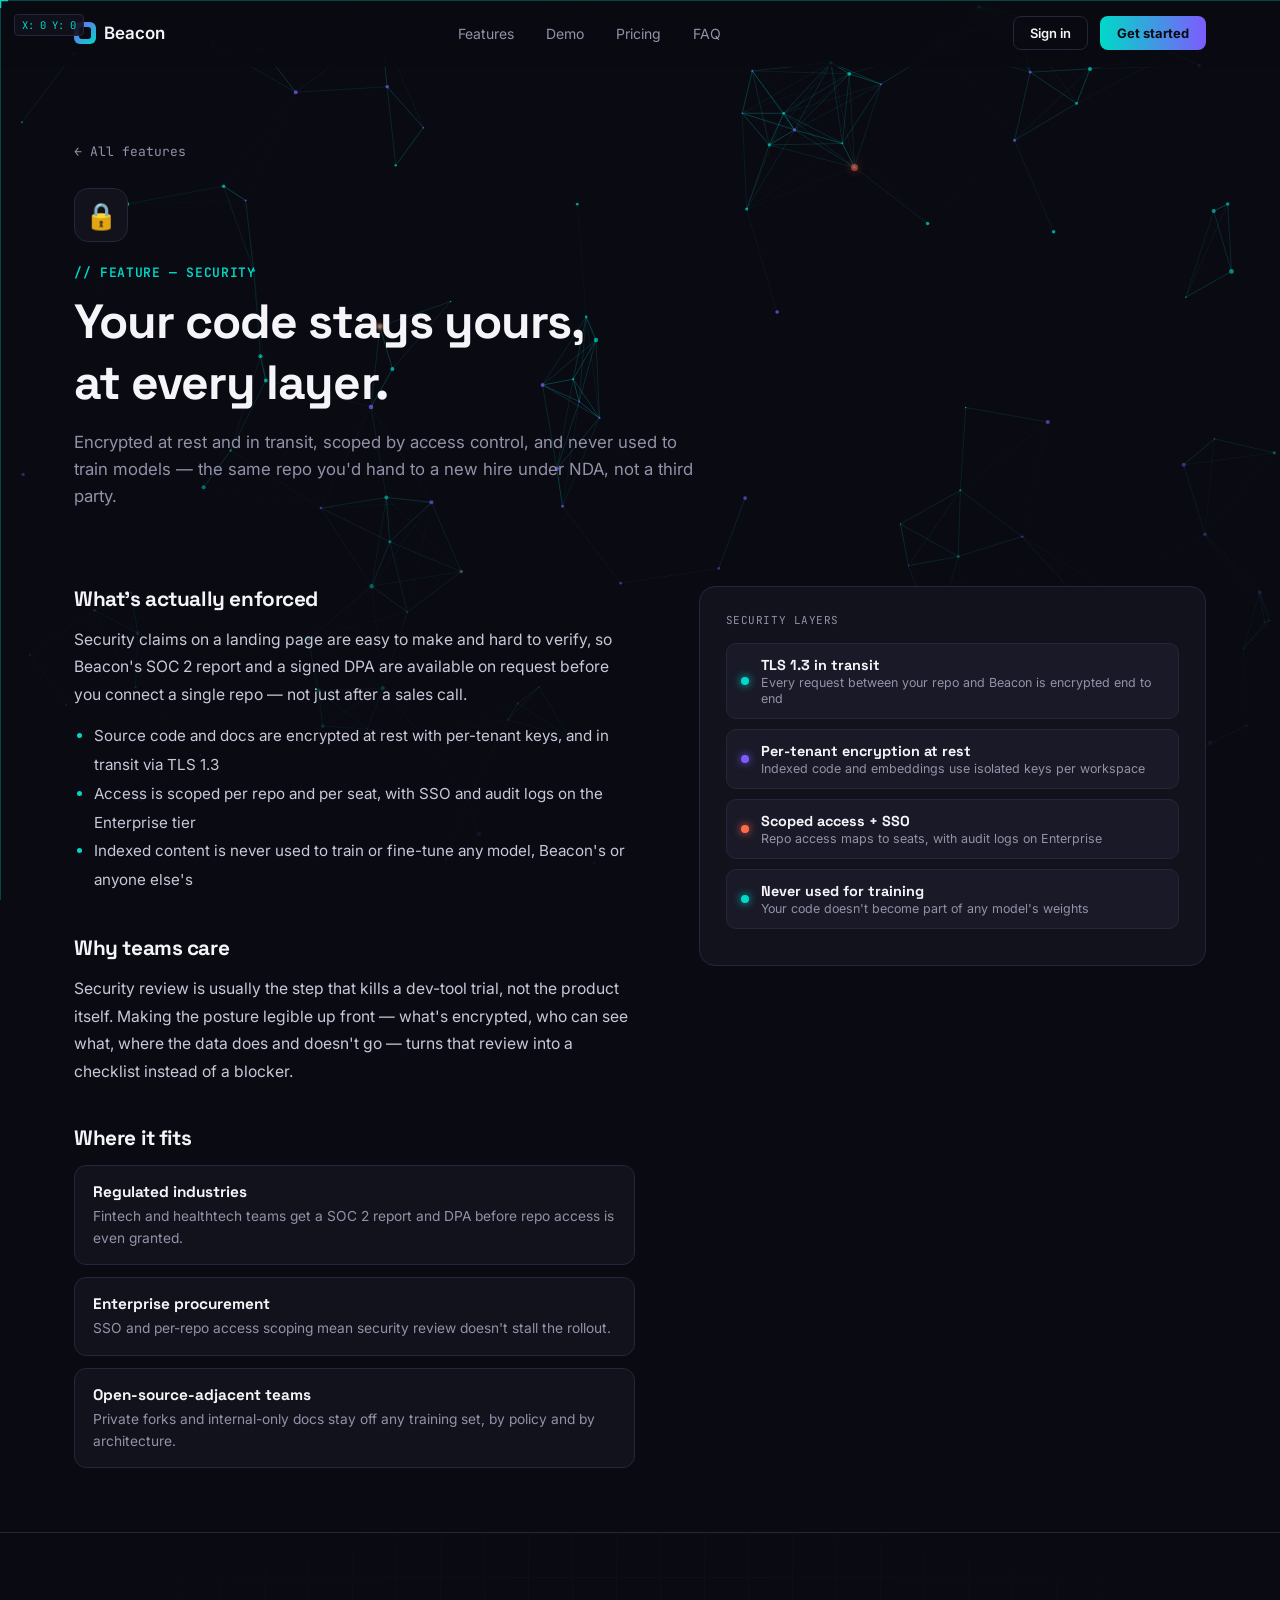
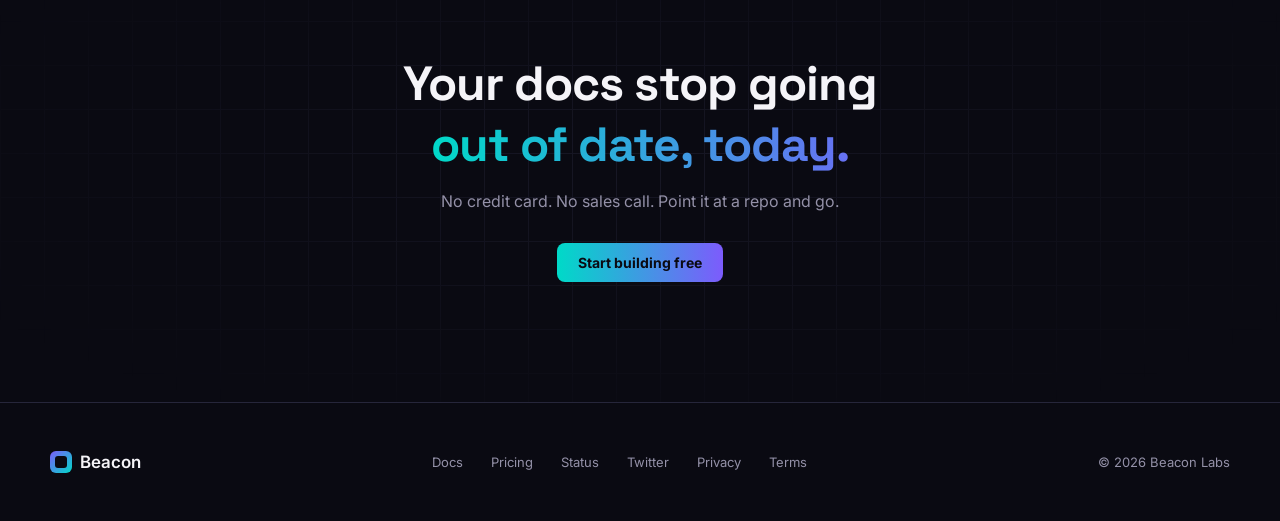
<file: feature-security.html>
<!DOCTYPE html>
<html lang="en">

<head>
  <meta charset="UTF-8">
  <meta name="viewport" content="width=device-width, initial-scale=1.0">
  <meta name="description" content="Encrypted at rest and in transit, scoped access, and never used for model training — see Beacon's full security posture.">
  <link rel="icon" type="image/svg+xml" href="favicon.svg">
  <meta property="og:type" content="website">
  <meta property="og:title" content="SOC 2 Ready — Beacon">
  <meta property="og:description" content="Encrypted at rest and in transit, scoped access, and never used for model training — see Beacon's full security posture.">
  <meta name="twitter:card" content="summary">
  <title>SOC 2 Ready — Beacon</title>
  <link rel="preconnect" href="https://fonts.googleapis.com">
  <link rel="preconnect" href="https://fonts.gstatic.com" crossorigin>
  <link
    href="https://fonts.googleapis.com/css2?family=Space+Grotesk:wght@400;500;600;700&family=Inter:wght@400;500;600;700&family=JetBrains+Mono:wght@400;500&display=swap"
    rel="stylesheet">
  <link rel="stylesheet" href="styles.css">
</head>

<body>

  <canvas class="particles-canvas" id="particles"></canvas>

  <div class="scroll-progress" id="scrollProgress"></div>

  <div class="crosshair-line v" id="lineV"></div>
  <div class="crosshair-line h" id="lineH"></div>
  <div class="crosshair-center" id="crossCenter"></div>
  <div class="coord-label" id="coordLabel">X: 0 Y: 0</div>

  <nav id="nav">
    <div class="nav-inner">
      <div class="logo">
        <div class="logo-mark"></div>Beacon
      </div>
      <div class="nav-links">
        <a href="index.html#features">Features</a>
        <a href="demo.html">Demo</a>
        <a href="index.html#pricing">Pricing</a>
        <a href="index.html#faq">FAQ</a>
      </div>
      <div class="nav-cta">
        <a class="btn btn-ghost btn-sm" href="#">Sign in</a>
        <a class="btn btn-shimmer btn-sm" href="#">Get started</a>
      </div>
      <div class="mobile-toggle" id="mobileToggle"><span></span><span></span><span></span></div>
    </div>
  </nav>

  <div class="mobile-menu" id="mobileMenu">
    <a href="index.html#features">Features</a>
    <a href="demo.html">Demo</a>
    <a href="index.html#pricing">Pricing</a>
    <a href="index.html#faq">FAQ</a>
    <a class="btn btn-shimmer btn-sm" href="#" style="margin-top:12px;">Get started</a>
  </div>

  <!-- FEATURE HERO -->
  <section class="feature-hero">
    <a class="feature-back" href="index.html#features">← All features</a>
    <div class="feature-icon-badge">🔒</div>
    <div class="eyebrow">// FEATURE — SECURITY</div>
    <h1>Your code stays yours,<br>at every layer.</h1>
    <p class="sub">Encrypted at rest and in transit, scoped by access control, and never used to train models —
      the same repo you'd hand to a new hire under NDA, not a third party.</p>
  </section>

  <!-- FEATURE CONTENT -->
  <section class="feature-content reveal">
    <div class="text-col">
      <h2>What's actually enforced</h2>
      <p>Security claims on a landing page are easy to make and hard to verify, so Beacon's SOC 2 report and a
        signed DPA are available on request before you connect a single repo — not just after a sales call.</p>
      <ul>
        <li>Source code and docs are encrypted at rest with per-tenant keys, and in transit via TLS 1.3</li>
        <li>Access is scoped per repo and per seat, with SSO and audit logs on the Enterprise tier</li>
        <li>Indexed content is never used to train or fine-tune any model, Beacon's or anyone else's</li>
      </ul>

      <h2>Why teams care</h2>
      <p>Security review is usually the step that kills a dev-tool trial, not the product itself. Making the
        posture legible up front — what's encrypted, who can see what, where the data does and doesn't go — turns
        that review into a checklist instead of a blocker.</p>

      <h2>Where it fits</h2>
      <div class="use-case-grid">
        <div class="use-case">
          <strong>Regulated industries</strong>
          <span>Fintech and healthtech teams get a SOC 2 report and DPA before repo access is even granted.</span>
        </div>
        <div class="use-case">
          <strong>Enterprise procurement</strong>
          <span>SSO and per-repo access scoping mean security review doesn't stall the rollout.</span>
        </div>
        <div class="use-case">
          <strong>Open-source-adjacent teams</strong>
          <span>Private forks and internal-only docs stay off any training set, by policy and by architecture.</span>
        </div>
      </div>
    </div>

    <div class="visual-col">
      <div class="visual-panel">
        <div class="visual-label">security layers</div>
        <div class="sec-layer">
          <div class="sec-dot" style="background:#00D9C8;color:#00D9C8;"></div>
          <div><strong>TLS 1.3 in transit</strong><span>Every request between your repo and Beacon is encrypted end to end</span></div>
        </div>
        <div class="sec-layer">
          <div class="sec-dot" style="background:#7C5CFC;color:#7C5CFC;"></div>
          <div><strong>Per-tenant encryption at rest</strong><span>Indexed code and embeddings use isolated keys per workspace</span></div>
        </div>
        <div class="sec-layer">
          <div class="sec-dot" style="background:#FF6B4A;color:#FF6B4A;"></div>
          <div><strong>Scoped access + SSO</strong><span>Repo access maps to seats, with audit logs on Enterprise</span></div>
        </div>
        <div class="sec-layer">
          <div class="sec-dot" style="background:#00D9C8;color:#00D9C8;"></div>
          <div><strong>Never used for training</strong><span>Your code doesn't become part of any model's weights</span></div>
        </div>
      </div>
    </div>
  </section>

  <!-- FINAL CTA -->
  <section class="final-cta reveal">
    <div class="grid-bg"></div>
    <h2>Your docs stop going<br><span class="gradient-text">out of date, today.</span></h2>
    <p>No credit card. No sales call. Point it at a repo and go.</p>
    <a class="btn btn-shimmer" href="#">Start building free</a>
  </section>

  <footer>
    <div class="footer-inner">
      <div class="logo">
        <div class="logo-mark"></div>Beacon
      </div>
      <div class="footer-links">
        <a href="#">Docs</a>
        <a href="index.html#pricing">Pricing</a>
        <a href="#">Status</a>
        <a href="#">Twitter</a>
        <a href="#">Privacy</a>
        <a href="#">Terms</a>
      </div>
      <div style="font-size:13px; color:var(--muted);">© 2026 Beacon Labs</div>
    </div>
  </footer>

  <script src="script.js"></script>
</body>

</html>
</file>
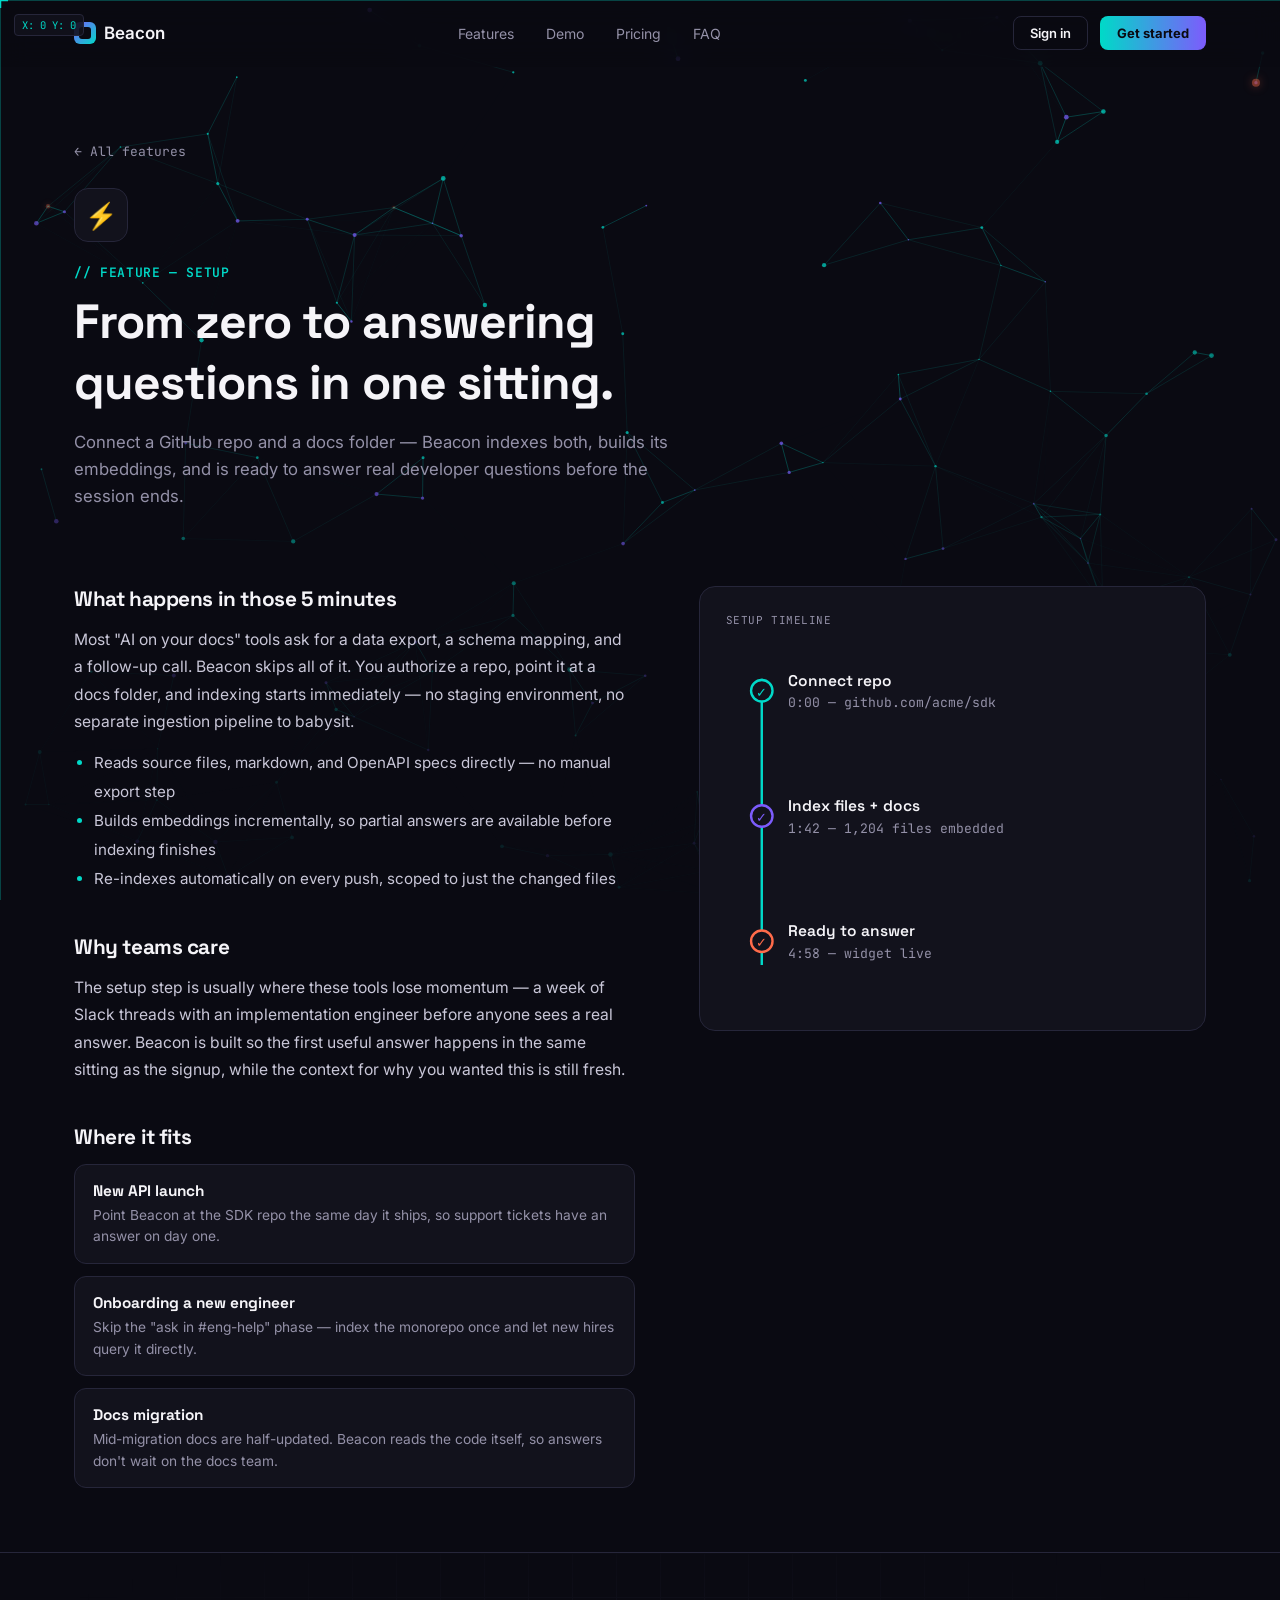
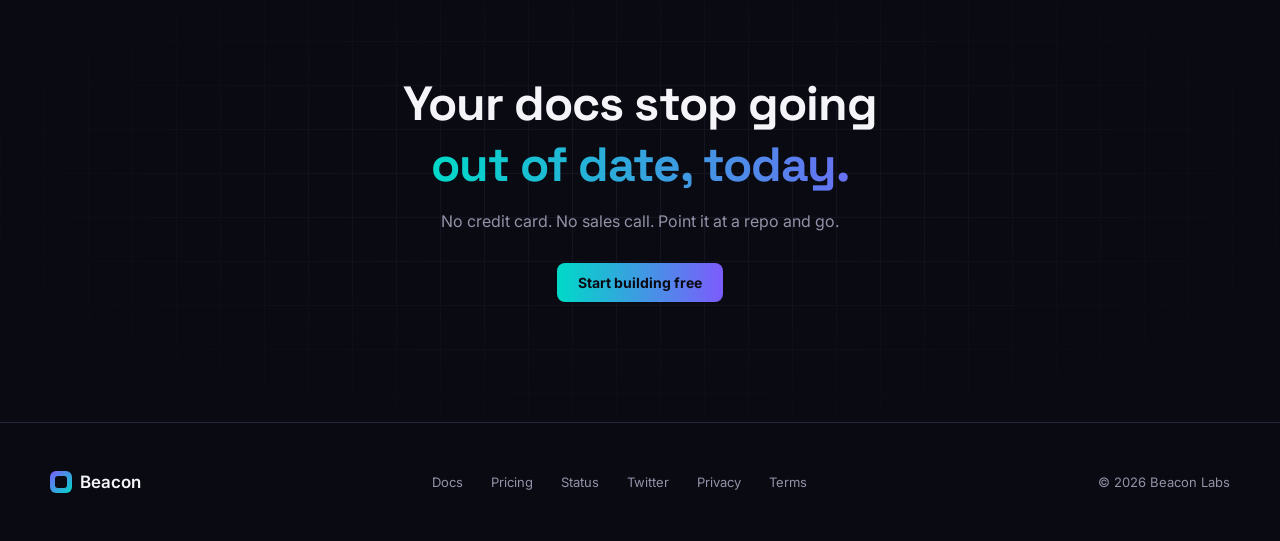
<file: feature-setup.html>
<!DOCTYPE html>
<html lang="en">

<head>
  <meta charset="UTF-8">
  <meta name="viewport" content="width=device-width, initial-scale=1.0">
  <meta name="description" content="Connect a GitHub repo and a docs folder — Beacon indexes both and is ready to answer real questions in the same session.">
  <link rel="icon" type="image/svg+xml" href="favicon.svg">
  <meta property="og:type" content="website">
  <meta property="og:title" content="5-Minute Setup — Beacon">
  <meta property="og:description" content="Connect a GitHub repo and a docs folder — Beacon indexes both and is ready to answer real questions in the same session.">
  <meta name="twitter:card" content="summary">
  <title>5-Minute Setup — Beacon</title>
  <link rel="preconnect" href="https://fonts.googleapis.com">
  <link rel="preconnect" href="https://fonts.gstatic.com" crossorigin>
  <link
    href="https://fonts.googleapis.com/css2?family=Space+Grotesk:wght@400;500;600;700&family=Inter:wght@400;500;600;700&family=JetBrains+Mono:wght@400;500&display=swap"
    rel="stylesheet">
  <link rel="stylesheet" href="styles.css">
</head>

<body>

  <canvas class="particles-canvas" id="particles"></canvas>

  <div class="scroll-progress" id="scrollProgress"></div>

  <div class="crosshair-line v" id="lineV"></div>
  <div class="crosshair-line h" id="lineH"></div>
  <div class="crosshair-center" id="crossCenter"></div>
  <div class="coord-label" id="coordLabel">X: 0 Y: 0</div>

  <nav id="nav">
    <div class="nav-inner">
      <div class="logo">
        <div class="logo-mark"></div>Beacon
      </div>
      <div class="nav-links">
        <a href="index.html#features">Features</a>
        <a href="demo.html">Demo</a>
        <a href="index.html#pricing">Pricing</a>
        <a href="index.html#faq">FAQ</a>
      </div>
      <div class="nav-cta">
        <a class="btn btn-ghost btn-sm" href="#">Sign in</a>
        <a class="btn btn-shimmer btn-sm" href="#">Get started</a>
      </div>
      <div class="mobile-toggle" id="mobileToggle"><span></span><span></span><span></span></div>
    </div>
  </nav>

  <div class="mobile-menu" id="mobileMenu">
    <a href="index.html#features">Features</a>
    <a href="demo.html">Demo</a>
    <a href="index.html#pricing">Pricing</a>
    <a href="index.html#faq">FAQ</a>
    <a class="btn btn-shimmer btn-sm" href="#" style="margin-top:12px;">Get started</a>
  </div>

  <!-- FEATURE HERO -->
  <section class="feature-hero">
    <a class="feature-back" href="index.html#features">← All features</a>
    <div class="feature-icon-badge">⚡</div>
    <div class="eyebrow">// FEATURE — SETUP</div>
    <h1>From zero to answering<br>questions in one sitting.</h1>
    <p class="sub">Connect a GitHub repo and a docs folder — Beacon indexes both, builds its embeddings, and is
      ready to answer real developer questions before the session ends.</p>
  </section>

  <!-- FEATURE CONTENT -->
  <section class="feature-content reveal">
    <div class="text-col">
      <h2>What happens in those 5 minutes</h2>
      <p>Most "AI on your docs" tools ask for a data export, a schema mapping, and a follow-up call. Beacon skips
        all of it. You authorize a repo, point it at a docs folder, and indexing starts immediately — no staging
        environment, no separate ingestion pipeline to babysit.</p>
      <ul>
        <li>Reads source files, markdown, and OpenAPI specs directly — no manual export step</li>
        <li>Builds embeddings incrementally, so partial answers are available before indexing finishes</li>
        <li>Re-indexes automatically on every push, scoped to just the changed files</li>
      </ul>

      <h2>Why teams care</h2>
      <p>The setup step is usually where these tools lose momentum — a week of Slack threads with an
        implementation engineer before anyone sees a real answer. Beacon is built so the first useful answer
        happens in the same sitting as the signup, while the context for why you wanted this is still fresh.</p>

      <h2>Where it fits</h2>
      <div class="use-case-grid">
        <div class="use-case">
          <strong>New API launch</strong>
          <span>Point Beacon at the SDK repo the same day it ships, so support tickets have an answer on day one.</span>
        </div>
        <div class="use-case">
          <strong>Onboarding a new engineer</strong>
          <span>Skip the "ask in #eng-help" phase — index the monorepo once and let new hires query it directly.</span>
        </div>
        <div class="use-case">
          <strong>Docs migration</strong>
          <span>Mid-migration docs are half-updated. Beacon reads the code itself, so answers don't wait on the docs team.</span>
        </div>
      </div>
    </div>

    <div class="visual-col">
      <div class="visual-panel">
        <div class="visual-label">setup timeline</div>
        <svg viewBox="0 0 380 300" xmlns="http://www.w3.org/2000/svg" style="width:100%;height:auto;overflow:visible;">
          <line x1="30" y1="30" x2="30" y2="270" stroke="#26263A" stroke-width="2"/>
          <line class="setup-progress-line" x1="30" y1="30" x2="30" y2="270" stroke="#00D9C8" stroke-width="2" stroke-dasharray="240" stroke-dashoffset="240"/>

          <circle cx="30" cy="40" r="9" fill="#12121C" stroke="#00D9C8" stroke-width="2"/>
          <text x="30" y="45" text-anchor="middle" font-size="11" fill="#00D9C8" font-family="JetBrains Mono, monospace">✓</text>
          <text x="52" y="36" font-size="13" fill="#F5F4F8" font-family="Space Grotesk, sans-serif" font-weight="600">Connect repo</text>
          <text x="52" y="54" font-size="11" fill="#9491A8" font-family="JetBrains Mono, monospace">0:00 — github.com/acme/sdk</text>

          <circle cx="30" cy="145" r="9" fill="#12121C" stroke="#7C5CFC" stroke-width="2"/>
          <text x="30" y="150" text-anchor="middle" font-size="11" fill="#7C5CFC" font-family="JetBrains Mono, monospace">✓</text>
          <text x="52" y="141" font-size="13" fill="#F5F4F8" font-family="Space Grotesk, sans-serif" font-weight="600">Index files + docs</text>
          <text x="52" y="159" font-size="11" fill="#9491A8" font-family="JetBrains Mono, monospace">1:42 — 1,204 files embedded</text>

          <circle cx="30" cy="250" r="9" fill="#12121C" stroke="#FF6B4A" stroke-width="2"/>
          <text x="30" y="255" text-anchor="middle" font-size="11" fill="#FF6B4A" font-family="JetBrains Mono, monospace">✓</text>
          <text x="52" y="246" font-size="13" fill="#F5F4F8" font-family="Space Grotesk, sans-serif" font-weight="600">Ready to answer</text>
          <text x="52" y="264" font-size="11" fill="#9491A8" font-family="JetBrains Mono, monospace">4:58 — widget live</text>
        </svg>
      </div>
    </div>
  </section>

  <!-- FINAL CTA -->
  <section class="final-cta reveal">
    <div class="grid-bg"></div>
    <h2>Your docs stop going<br><span class="gradient-text">out of date, today.</span></h2>
    <p>No credit card. No sales call. Point it at a repo and go.</p>
    <a class="btn btn-shimmer" href="#">Start building free</a>
  </section>

  <footer>
    <div class="footer-inner">
      <div class="logo">
        <div class="logo-mark"></div>Beacon
      </div>
      <div class="footer-links">
        <a href="#">Docs</a>
        <a href="index.html#pricing">Pricing</a>
        <a href="#">Status</a>
        <a href="#">Twitter</a>
        <a href="#">Privacy</a>
        <a href="#">Terms</a>
      </div>
      <div style="font-size:13px; color:var(--muted);">© 2026 Beacon Labs</div>
    </div>
  </footer>

  <script src="script.js"></script>
</body>

</html>
</file>
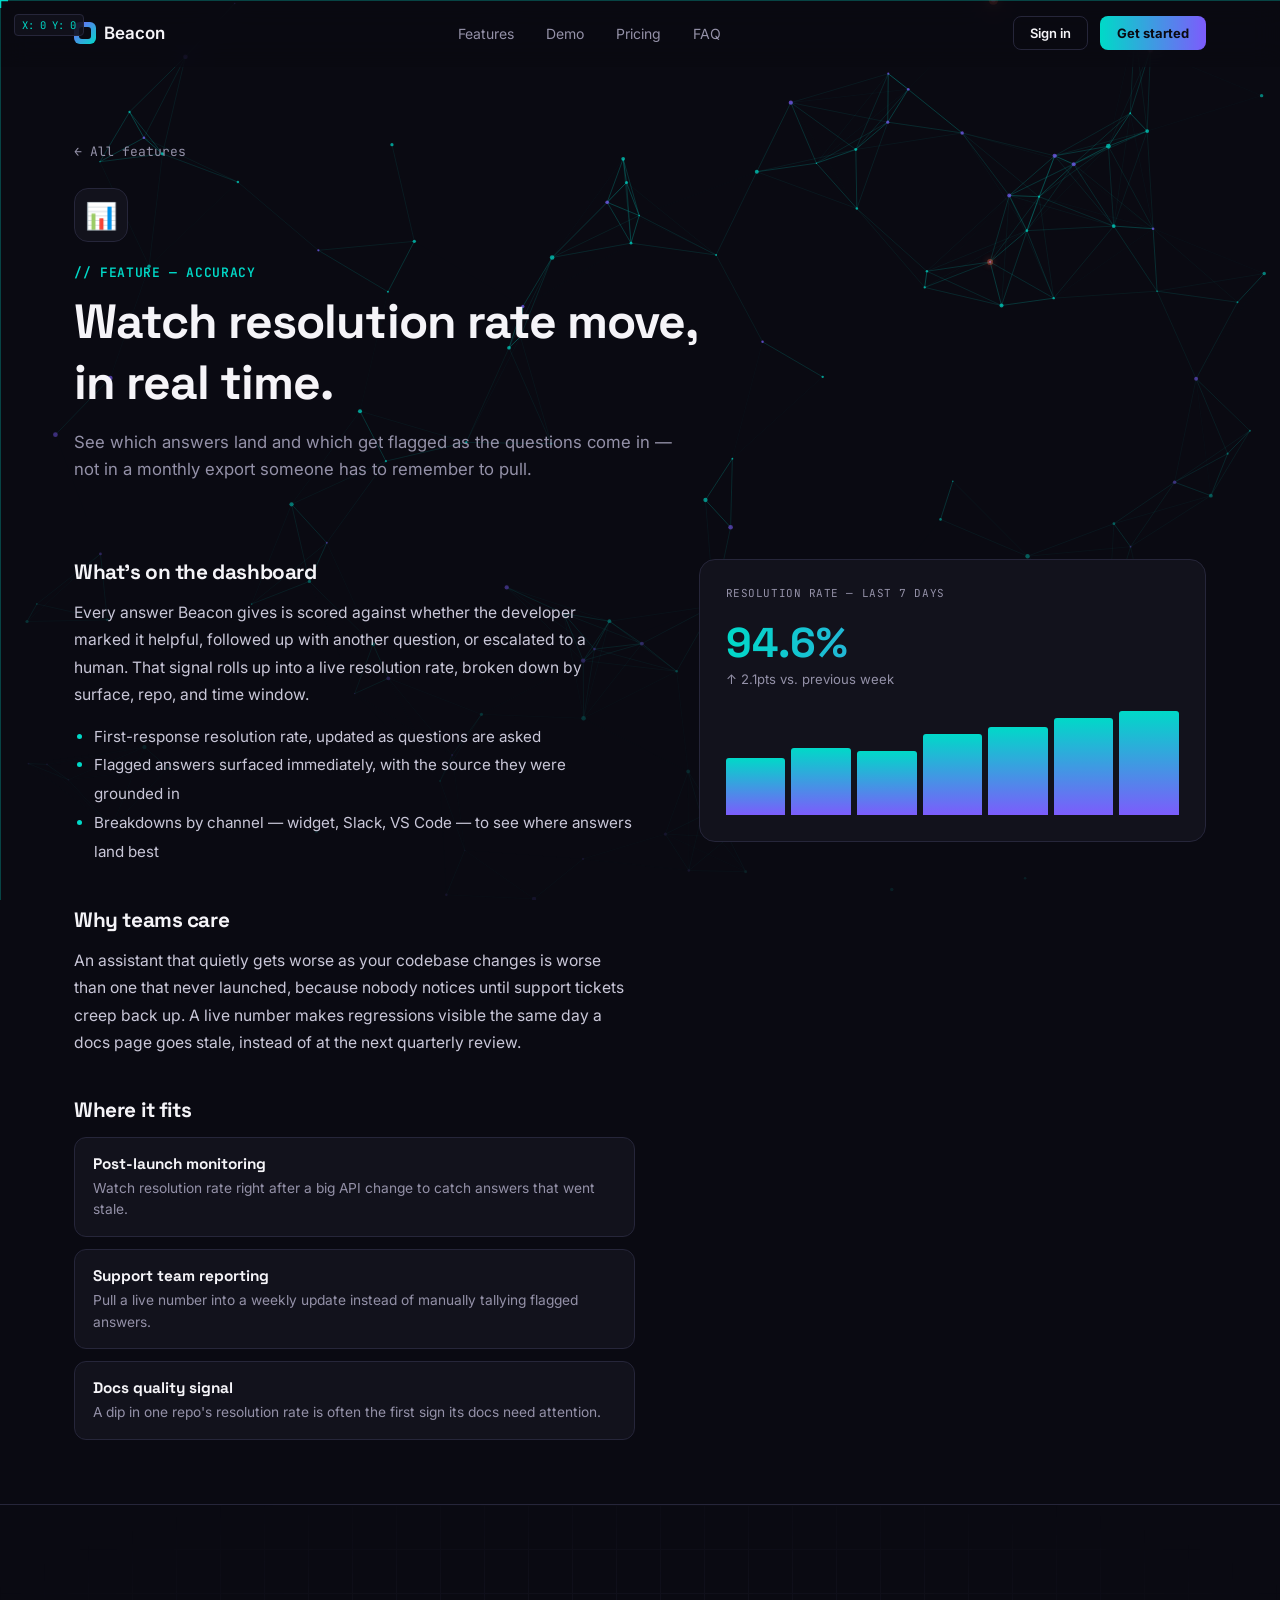
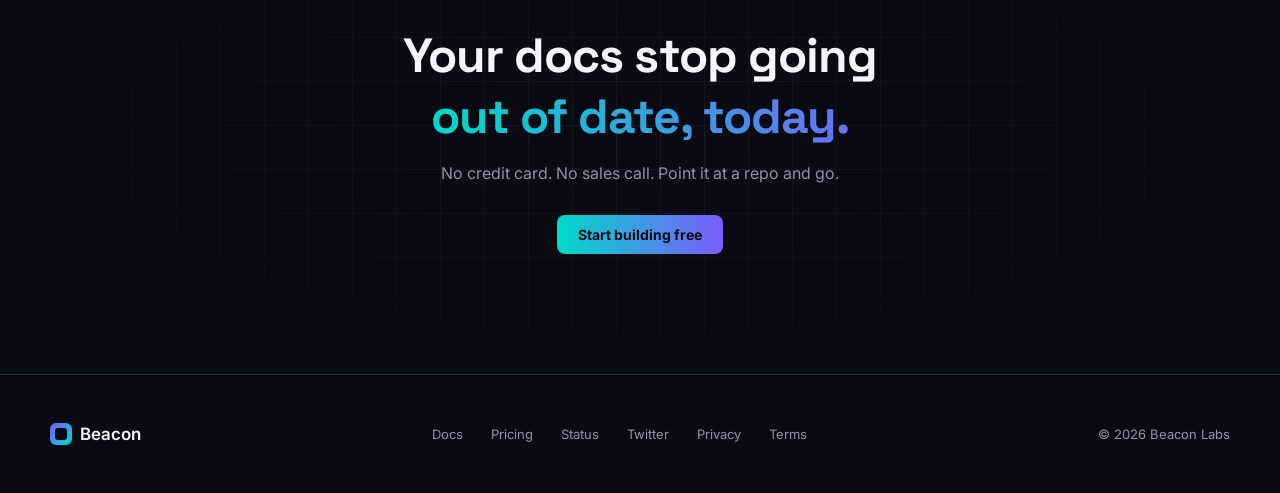
<file: feature-tracking.html>
<!DOCTYPE html>
<html lang="en">

<head>
  <meta charset="UTF-8">
  <meta name="viewport" content="width=device-width, initial-scale=1.0">
  <meta name="description" content="Watch resolution rate and flagged answers update in real time as developer questions come in.">
  <link rel="icon" type="image/svg+xml" href="favicon.svg">
  <meta property="og:type" content="website">
  <meta property="og:title" content="Live Accuracy Tracking — Beacon">
  <meta property="og:description" content="Watch resolution rate and flagged answers update in real time as developer questions come in.">
  <meta name="twitter:card" content="summary">
  <title>Live Accuracy Tracking — Beacon</title>
  <link rel="preconnect" href="https://fonts.googleapis.com">
  <link rel="preconnect" href="https://fonts.gstatic.com" crossorigin>
  <link
    href="https://fonts.googleapis.com/css2?family=Space+Grotesk:wght@400;500;600;700&family=Inter:wght@400;500;600;700&family=JetBrains+Mono:wght@400;500&display=swap"
    rel="stylesheet">
  <link rel="stylesheet" href="styles.css">
</head>

<body>

  <canvas class="particles-canvas" id="particles"></canvas>

  <div class="scroll-progress" id="scrollProgress"></div>

  <div class="crosshair-line v" id="lineV"></div>
  <div class="crosshair-line h" id="lineH"></div>
  <div class="crosshair-center" id="crossCenter"></div>
  <div class="coord-label" id="coordLabel">X: 0 Y: 0</div>

  <nav id="nav">
    <div class="nav-inner">
      <div class="logo">
        <div class="logo-mark"></div>Beacon
      </div>
      <div class="nav-links">
        <a href="index.html#features">Features</a>
        <a href="demo.html">Demo</a>
        <a href="index.html#pricing">Pricing</a>
        <a href="index.html#faq">FAQ</a>
      </div>
      <div class="nav-cta">
        <a class="btn btn-ghost btn-sm" href="#">Sign in</a>
        <a class="btn btn-shimmer btn-sm" href="#">Get started</a>
      </div>
      <div class="mobile-toggle" id="mobileToggle"><span></span><span></span><span></span></div>
    </div>
  </nav>

  <div class="mobile-menu" id="mobileMenu">
    <a href="index.html#features">Features</a>
    <a href="demo.html">Demo</a>
    <a href="index.html#pricing">Pricing</a>
    <a href="index.html#faq">FAQ</a>
    <a class="btn btn-shimmer btn-sm" href="#" style="margin-top:12px;">Get started</a>
  </div>

  <!-- FEATURE HERO -->
  <section class="feature-hero">
    <a class="feature-back" href="index.html#features">← All features</a>
    <div class="feature-icon-badge">📊</div>
    <div class="eyebrow">// FEATURE — ACCURACY</div>
    <h1>Watch resolution rate move,<br>in real time.</h1>
    <p class="sub">See which answers land and which get flagged as the questions come in — not in a monthly
      export someone has to remember to pull.</p>
  </section>

  <!-- FEATURE CONTENT -->
  <section class="feature-content reveal">
    <div class="text-col">
      <h2>What's on the dashboard</h2>
      <p>Every answer Beacon gives is scored against whether the developer marked it helpful, followed up with
        another question, or escalated to a human. That signal rolls up into a live resolution rate, broken down
        by surface, repo, and time window.</p>
      <ul>
        <li>First-response resolution rate, updated as questions are asked</li>
        <li>Flagged answers surfaced immediately, with the source they were grounded in</li>
        <li>Breakdowns by channel — widget, Slack, VS Code — to see where answers land best</li>
      </ul>

      <h2>Why teams care</h2>
      <p>An assistant that quietly gets worse as your codebase changes is worse than one that never launched,
        because nobody notices until support tickets creep back up. A live number makes regressions visible the
        same day a docs page goes stale, instead of at the next quarterly review.</p>

      <h2>Where it fits</h2>
      <div class="use-case-grid">
        <div class="use-case">
          <strong>Post-launch monitoring</strong>
          <span>Watch resolution rate right after a big API change to catch answers that went stale.</span>
        </div>
        <div class="use-case">
          <strong>Support team reporting</strong>
          <span>Pull a live number into a weekly update instead of manually tallying flagged answers.</span>
        </div>
        <div class="use-case">
          <strong>Docs quality signal</strong>
          <span>A dip in one repo's resolution rate is often the first sign its docs need attention.</span>
        </div>
      </div>
    </div>

    <div class="visual-col">
      <div class="visual-panel">
        <div class="visual-label">resolution rate — last 7 days</div>
        <div class="acc-bignum">94.6%</div>
        <div class="acc-sub">↑ 2.1pts vs. previous week</div>
        <div class="acc-chart">
          <div style="height:52%; animation-delay:0s;"></div>
          <div style="height:61%; animation-delay:.15s;"></div>
          <div style="height:58%; animation-delay:.3s;"></div>
          <div style="height:73%; animation-delay:.05s;"></div>
          <div style="height:80%; animation-delay:.25s;"></div>
          <div style="height:88%; animation-delay:.1s;"></div>
          <div style="height:94%; animation-delay:.2s;"></div>
        </div>
      </div>
    </div>
  </section>

  <!-- FINAL CTA -->
  <section class="final-cta reveal">
    <div class="grid-bg"></div>
    <h2>Your docs stop going<br><span class="gradient-text">out of date, today.</span></h2>
    <p>No credit card. No sales call. Point it at a repo and go.</p>
    <a class="btn btn-shimmer" href="#">Start building free</a>
  </section>

  <footer>
    <div class="footer-inner">
      <div class="logo">
        <div class="logo-mark"></div>Beacon
      </div>
      <div class="footer-links">
        <a href="#">Docs</a>
        <a href="index.html#pricing">Pricing</a>
        <a href="#">Status</a>
        <a href="#">Twitter</a>
        <a href="#">Privacy</a>
        <a href="#">Terms</a>
      </div>
      <div style="font-size:13px; color:var(--muted);">© 2026 Beacon Labs</div>
    </div>
  </footer>

  <script src="script.js"></script>
</body>

</html>
</file>
<file: styles.css>
:root {
    --bg: #0A0A12;
    --surface: #12121C;
    --surface-2: #191927;
    --border: #26263A;
    --violet: #7C5CFC;
    --cyan: #00D9C8;
    --warm: #FF6B4A;
    --text: #F5F4F8;
    --muted: #9491A8;
}

* {
    box-sizing: border-box;
    margin: 0;
    padding: 0;
}

html {
    scroll-behavior: smooth;
}

body {
    background: var(--bg);
    color: var(--text);
    font-family: 'Inter', sans-serif;
    overflow-x: hidden;
}

h1,
h2,
h3,
.display {
    font-family: 'Space Grotesk', sans-serif;
    letter-spacing: -0.02em;
}

code,
.mono {
    font-family: 'JetBrains Mono', monospace;
}

a {
    color: inherit;
    text-decoration: none;
}

.wrap {
    max-width: 1180px;
    margin: 0 auto;
    padding: 0 24px;
}

section {
    position: relative;
}

/* ---------- NAV ---------- */
nav {
    position: fixed;
    top: 0;
    left: 0;
    right: 0;
    z-index: 100;
    backdrop-filter: blur(14px);
    background: rgba(10, 10, 18, 0.55);
    border-bottom: 1px solid transparent;
    transition: border-color .3s ease, background .3s ease;
}

nav.scrolled {
    border-color: var(--border);
    background: rgba(10, 10, 18, 0.85);
}

.nav-inner {
    max-width: 1180px;
    margin: 0 auto;
    padding: 16px 24px;
    display: flex;
    align-items: center;
    justify-content: space-between;
}

.logo {
    display: flex;
    align-items: center;
    gap: 8px;
    font-weight: 600;
    font-size: 17px;
}

.logo-mark {
    width: 22px;
    height: 22px;
    border-radius: 6px;
    background: linear-gradient(135deg, var(--violet), var(--cyan));
    position: relative;
}

.logo-mark::after {
    content: '';
    position: absolute;
    inset: 5px;
    background: var(--bg);
    border-radius: 3px;
}

.nav-links {
    display: flex;
    gap: 32px;
    font-size: 14px;
    color: var(--muted);
}

.nav-links a:hover {
    color: var(--text);
}

.nav-cta {
    display: flex;
    gap: 12px;
    align-items: center;
}

.btn {
    display: inline-flex;
    align-items: center;
    justify-content: center;
    padding: 10px 20px;
    border-radius: 8px;
    font-size: 14px;
    font-weight: 600;
    cursor: pointer;
    border: 1px solid transparent;
    white-space: nowrap;
}

.btn-ghost {
    color: var(--text);
    border-color: var(--border);
}

.btn-ghost:hover {
    background: var(--surface-2);
}

.btn-shimmer {
    position: relative;
    overflow: hidden;
    color: var(--bg);
    background: linear-gradient(90deg, var(--cyan), var(--violet), var(--cyan));
    background-size: 200% 100%;
    animation: shimmer 3.5s linear infinite;
    font-weight: 700;
}

@keyframes shimmer {
    0% {
        background-position: 0% 50%;
    }

    100% {
        background-position: 200% 50%;
    }
}

.btn-sm {
    padding: 8px 16px;
    font-size: 13px;
}

/* ---------- HERO ---------- */
.hero {
    padding: 168px 24px 100px;
    display: flex;
    flex-direction: column;
    align-items: center;
    text-align: center;
    position: relative;
}

.particles-canvas {
    position: fixed;
    inset: 0;
    width: 100vw;
    height: 100vh;
    z-index: -1;
    pointer-events: none;
    mask-image: radial-gradient(ellipse 90% 70% at 50% 20%, black 45%, rgba(0, 0, 0, 0.35) 80%, rgba(0, 0, 0, 0.15) 100%);
}

.badge {
    display: inline-flex;
    align-items: center;
    gap: 8px;
    padding: 6px 14px;
    border-radius: 999px;
    font-size: 13px;
    border: 1px solid var(--border);
    background: var(--surface);
    color: var(--muted);
    margin-bottom: 28px;
    position: relative;
    z-index: 1;
    animation: pulse-badge 3s ease-in-out infinite;
}

@keyframes pulse-badge {

    0%,
    100% {
        border-color: var(--border);
    }

    50% {
        border-color: #3a3a52;
    }
}

.badge .dot {
    width: 6px;
    height: 6px;
    border-radius: 50%;
    background: var(--cyan);
    box-shadow: 0 0 8px var(--cyan);
}

.hero h1 {
    font-size: clamp(2.4rem, 6vw, 4.6rem);
    line-height: 1.05;
    font-weight: 700;
    max-width: 900px;
    z-index: 1;
}

.gradient-text {
    background: linear-gradient(90deg, var(--cyan), var(--violet) 60%, var(--warm));
    background-size: 200% auto;
    -webkit-background-clip: text;
    background-clip: text;
    color: transparent;
    animation: gradient-move 6s ease infinite;
}

@keyframes gradient-move {

    0%,
    100% {
        background-position: 0% 50%;
    }

    50% {
        background-position: 100% 50%;
    }
}

.hero p.sub {
    margin-top: 22px;
    font-size: 1.1rem;
    color: var(--muted);
    max-width: 560px;
    z-index: 1;
}

.hero-cta {
    display: flex;
    gap: 14px;
    margin-top: 36px;
    z-index: 1;
}

/* ---------- BEAM DIAGRAM (signature element) ---------- */
.beam-stage {
    margin-top: 90px;
    width: 100%;
    max-width: 920px;
    z-index: 1;
    position: relative;
}

.beam-stage svg {
    width: 100%;
    height: auto;
    overflow: visible;
}

.node-label {
    font-size: 11px;
    fill: var(--muted);
    font-family: 'JetBrains Mono', monospace;
}

.node-box {
    fill: var(--surface);
    stroke: var(--border);
    stroke-width: 1;
}

.node-box.center {
    stroke: var(--violet);
}

.beam-path {
    stroke-width: 1.5;
    fill: none;
}

.beam-dot {
    filter: drop-shadow(0 0 4px currentColor);
}

/* ---------- LOGOS MARQUEE ---------- */
.logos-section {
    padding: 60px 24px;
    border-top: 1px solid var(--border);
    border-bottom: 1px solid var(--border);
}

.logos-label {
    text-align: center;
    font-size: 13px;
    color: var(--muted);
    margin-bottom: 32px;
    letter-spacing: 0.05em;
    text-transform: uppercase;
}

.marquee {
    overflow: hidden;
    position: relative;
    -webkit-mask-image: linear-gradient(90deg, transparent, black 10%, black 90%, transparent);
    mask-image: linear-gradient(90deg, transparent, black 10%, black 90%, transparent);
}

.marquee-track {
    display: flex;
    gap: 64px;
    width: max-content;
    animation: scroll-left 26s linear infinite;
}

@keyframes scroll-left {
    from {
        transform: translateX(0);
    }

    to {
        transform: translateX(-50%);
    }
}

.marquee-track span {
    font-family: 'Space Grotesk', sans-serif;
    font-weight: 600;
    font-size: 20px;
    color: #4a4a60;
    white-space: nowrap;
}

/* ---------- COMPARISON TABLE ---------- */
.comparison {
    padding: 20px 24px 120px;
}

.comparison-table-wrap {
    max-width: 880px;
    margin: 0 auto;
    border: 1px solid var(--border);
    border-radius: 16px;
    overflow: hidden;
    overflow-x: auto;
    background: var(--surface);
}

.comparison-table {
    width: 100%;
    border-collapse: collapse;
}

.comparison-table th,
.comparison-table td {
    padding: 18px 22px;
    text-align: left;
    border-bottom: 1px solid var(--border);
    font-size: 0.95rem;
}

.comparison-table tr:last-child th,
.comparison-table tr:last-child td {
    border-bottom: none;
}

.comparison-table thead th {
    font-family: 'Space Grotesk', sans-serif;
    font-size: 0.85rem;
    letter-spacing: 0.02em;
    color: var(--muted);
    background: var(--surface-2);
    padding: 16px 22px;
}

.comparison-table thead th:first-child {
    color: var(--text);
}

.comparison-table th.col-beacon,
.comparison-table td.col-beacon {
    background: rgba(0, 217, 200, 0.05);
    border-left: 1px solid rgba(0, 217, 200, 0.25);
    border-right: 1px solid rgba(0, 217, 200, 0.25);
}

.comparison-table thead th.col-beacon {
    color: var(--cyan);
    background: rgba(0, 217, 200, 0.1);
}

.comparison-table tbody th {
    font-weight: 500;
    color: var(--text);
    white-space: nowrap;
}

.comparison-table td {
    color: var(--muted);
}

.comparison-table td.col-beacon {
    color: var(--text);
}

.comp-icon {
    display: inline-flex;
    align-items: center;
    justify-content: center;
    width: 18px;
    height: 18px;
    border-radius: 50%;
    font-size: 11px;
    margin-right: 8px;
    flex-shrink: 0;
}

.comp-icon.yes {
    background: rgba(0, 217, 200, 0.15);
    color: var(--cyan);
}

.comp-icon.no {
    background: rgba(148, 145, 168, 0.15);
    color: var(--muted);
}

.comp-row-cell {
    display: flex;
    align-items: center;
}

@media (max-width: 640px) {
    .comparison-table th,
    .comparison-table td {
        padding: 14px 14px;
        font-size: 0.85rem;
    }
}

/* ---------- FEATURES BENTO ---------- */
.section-head {
    text-align: center;
    max-width: 600px;
    margin: 0 auto 56px;
}

.eyebrow {
    color: var(--cyan);
    font-size: 13px;
    font-weight: 600;
    font-family: 'JetBrains Mono', monospace;
    letter-spacing: 0.05em;
    margin-bottom: 12px;
}

.section-head h2 {
    font-size: clamp(1.8rem, 4vw, 2.6rem);
    font-weight: 700;
}

.section-head p {
    color: var(--muted);
    margin-top: 14px;
    font-size: 1rem;
}

.features {
    padding: 120px 24px 100px;
}

.bento {
    display: grid;
    grid-template-columns: repeat(4, 1fr);
    grid-auto-rows: 180px;
    gap: 16px;
    max-width: 1180px;
    margin: 0 auto;
}

.bento-card {
    background: var(--surface);
    border: 1px solid var(--border);
    border-radius: 16px;
    padding: 24px;
    position: relative;
    overflow: hidden;
    transition: border-color .25s ease, transform .25s ease;
    display: flex;
    flex-direction: column;
    justify-content: flex-end;
}

.bento-card:hover {
    border-color: #3a3a52;
    transform: translateY(-2px);
}

.bento-card h3 {
    font-size: 1.05rem;
    font-weight: 600;
    margin-bottom: 6px;
}

.bento-card p {
    font-size: 0.88rem;
    color: var(--muted);
    line-height: 1.5;
}

.bento-card .icon {
    position: absolute;
    top: 22px;
    left: 24px;
    font-size: 22px;
}

.b1 {
    grid-column: span 2;
    grid-row: span 2;
}

.b2 {
    grid-column: span 2;
}

.b3 {
    grid-column: span 1;
}

.b4 {
    grid-column: span 1;
}

.b5 {
    grid-column: span 2;
}

.mini-chart {
    display: flex;
    align-items: flex-end;
    gap: 5px;
    height: 52px;
    position: absolute;
    right: 20px;
    top: 20px;
}

.mini-chart div {
    width: 7px;
    background: linear-gradient(180deg, var(--cyan), var(--violet));
    border-radius: 2px;
    animation: bar-grow 2.4s ease-in-out infinite alternate;
}

@keyframes bar-grow {
    from {
        transform: scaleY(0.4);
    }

    to {
        transform: scaleY(1);
    }
}

/* ---------- DEMO TERMINAL ---------- */
.demo-section {
    padding: 60px 24px 120px;
}

.terminal {
    max-width: 820px;
    margin: 0 auto;
    background: var(--surface);
    border: 1px solid var(--border);
    border-radius: 14px;
    overflow: hidden;
}

.terminal-top {
    display: flex;
    gap: 7px;
    padding: 14px 18px;
    border-bottom: 1px solid var(--border);
}

.terminal-top span {
    width: 11px;
    height: 11px;
    border-radius: 50%;
}

.terminal-top span:nth-child(1) {
    background: #FF6259;
}

.terminal-top span:nth-child(2) {
    background: #FFBD2E;
}

.terminal-top span:nth-child(3) {
    background: #28C93F;
}

.terminal-body {
    padding: 24px;
    font-family: 'JetBrains Mono', monospace;
    font-size: 14px;
    line-height: 1.9;
    color: #c9c7d8;
    min-height: 170px;
}

.terminal-body .prompt {
    color: var(--cyan);
}

.terminal-body .out {
    color: var(--muted);
}

.caret {
    display: inline-block;
    width: 7px;
    height: 16px;
    background: var(--cyan);
    vertical-align: middle;
    animation: blink 1s step-end infinite;
}

@keyframes blink {
    50% {
        opacity: 0;
    }
}

/* ---------- DEMO GRID / CHAT WIDGET ---------- */
.demo-grid {
    max-width: 1100px;
    margin: 36px auto 0;
    display: grid;
    grid-template-columns: 1fr 1fr;
    gap: 28px;
    align-items: start;
}

.demo-grid .terminal {
    margin: 0;
    max-width: none;
}

.chat-widget {
    background: var(--surface);
    border: 1px solid var(--border);
    border-radius: 14px;
    overflow: hidden;
    display: flex;
    flex-direction: column;
}

.chat-header {
    display: flex;
    align-items: center;
    gap: 10px;
    padding: 14px 18px;
    border-bottom: 1px solid var(--border);
}

.chat-avatar {
    width: 30px;
    height: 30px;
    border-radius: 8px;
    background: linear-gradient(135deg, var(--violet), var(--cyan));
    flex-shrink: 0;
}

.chat-title {
    font-family: 'Space Grotesk', sans-serif;
    font-weight: 600;
    font-size: 0.92rem;
}

.chat-sub {
    font-size: 0.76rem;
    color: var(--muted);
    display: flex;
    align-items: center;
    gap: 6px;
    margin-top: 2px;
}

.chat-dot {
    width: 6px;
    height: 6px;
    border-radius: 50%;
    background: var(--cyan);
    box-shadow: 0 0 6px var(--cyan);
    flex-shrink: 0;
}

.chat-messages {
    padding: 18px;
    display: flex;
    flex-direction: column;
    gap: 12px;
    min-height: 150px;
    max-height: 280px;
    overflow-y: auto;
}

.chat-bubble {
    font-size: 0.86rem;
    line-height: 1.6;
    padding: 10px 14px;
    border-radius: 12px;
    max-width: 88%;
}

.chat-bubble.bot {
    background: var(--surface-2);
    border: 1px solid var(--border);
    color: #d4d2e0;
    align-self: flex-start;
    border-bottom-left-radius: 3px;
}

.chat-bubble.user {
    background: linear-gradient(120deg, var(--cyan), var(--violet));
    color: var(--bg);
    font-weight: 500;
    align-self: flex-end;
    border-bottom-right-radius: 3px;
}

.chat-bubble.fallback {
    font-style: italic;
    color: var(--muted);
}

.chat-bubble .mono {
    font-size: 0.82em;
}

.chat-cite-chip {
    display: inline-flex;
    align-items: center;
    justify-content: center;
    width: 16px;
    height: 16px;
    margin-left: 3px;
    background: rgba(0, 217, 200, 0.15);
    color: var(--cyan);
    border: 1px solid rgba(0, 217, 200, 0.4);
    border-radius: 50%;
    font-size: 9px;
    font-family: 'JetBrains Mono', monospace;
    cursor: pointer;
    vertical-align: middle;
    transition: .2s;
}

.chat-cite-chip:hover {
    background: var(--cyan);
    color: var(--bg);
}

.chat-typing {
    display: inline-flex;
    gap: 4px;
    padding: 2px 2px;
}

.chat-typing span {
    width: 6px;
    height: 6px;
    border-radius: 50%;
    background: var(--muted);
    animation: typing-bounce 1.2s infinite ease-in-out;
    display: inline-block;
}

.chat-typing span:nth-child(2) {
    animation-delay: .15s;
}

.chat-typing span:nth-child(3) {
    animation-delay: .3s;
}

@keyframes typing-bounce {

    0%,
    60%,
    100% {
        transform: translateY(0);
        opacity: .5;
    }

    30% {
        transform: translateY(-4px);
        opacity: 1;
    }
}

.chat-source-panel {
    margin: 0 18px 0;
    padding: 0 14px;
    background: #0d0d16;
    border: 1px solid var(--border);
    border-radius: 10px;
    font-family: 'JetBrains Mono', monospace;
    font-size: 0.76rem;
    line-height: 1.9;
    color: #c9c7d8;
    max-height: 0;
    opacity: 0;
    overflow: hidden;
    border-width: 0;
    transition: max-height .3s ease, opacity .25s ease, padding .3s ease, margin .3s ease, border-width .3s ease;
}

.chat-source-panel.open {
    max-height: 180px;
    opacity: 1;
    padding: 12px 14px;
    margin: 0 18px 14px;
    border-width: 1px;
}

.chat-source-panel .file-path {
    color: var(--cyan);
    display: block;
    margin-bottom: 6px;
}

.chat-source-panel .ln {
    color: #4a4a60;
    margin-right: 10px;
    user-select: none;
}

.chat-source-panel .hl {
    background: rgba(124, 92, 252, 0.18);
    color: #F5F4F8;
    border-radius: 3px;
    padding: 0 2px;
}

.chat-suggestions {
    display: flex;
    flex-wrap: wrap;
    gap: 8px;
    padding: 0 18px 14px;
}

.chat-chip {
    font-family: 'Inter', sans-serif;
    font-size: 0.76rem;
    color: var(--muted);
    background: var(--surface-2);
    border: 1px solid var(--border);
    border-radius: 20px;
    padding: 7px 13px;
    cursor: pointer;
    transition: .2s;
}

.chat-chip:hover {
    border-color: var(--cyan);
    color: var(--text);
}

.chat-input-row {
    display: flex;
    gap: 8px;
    padding: 14px 18px;
    border-top: 1px solid var(--border);
}

.chat-input {
    flex: 1;
    min-width: 0;
    background: var(--surface-2);
    border: 1px solid var(--border);
    border-radius: 10px;
    padding: 10px 14px;
    color: var(--text);
    font-family: 'Inter', sans-serif;
    font-size: 0.85rem;
    outline: none;
    transition: .2s;
}

.chat-input:focus {
    border-color: var(--cyan);
}

.chat-input::placeholder {
    color: #5f5d74;
}

.chat-send {
    width: 38px;
    height: 38px;
    border-radius: 10px;
    border: none;
    flex-shrink: 0;
    background: linear-gradient(120deg, var(--cyan), var(--violet));
    color: var(--bg);
    font-size: 16px;
    cursor: pointer;
    display: flex;
    align-items: center;
    justify-content: center;
    transition: transform .15s;
}

.chat-send:hover {
    transform: scale(1.06);
}

@media (max-width:900px) {
    .demo-grid {
        grid-template-columns: 1fr;
    }
}

/* ---------- STATS ---------- */
.stats {
    padding: 60px 24px 120px;
    border-top: 1px solid var(--border);
}

.stats-grid {
    max-width: 900px;
    margin: 0 auto;
    display: grid;
    grid-template-columns: repeat(3, 1fr);
    gap: 32px;
    text-align: center;
}

.stat-num {
    font-family: 'Space Grotesk', sans-serif;
    font-size: clamp(2rem, 4vw, 3rem);
    font-weight: 700;
    background: linear-gradient(90deg, var(--cyan), var(--violet));
    -webkit-background-clip: text;
    background-clip: text;
    color: transparent;
}

.stat-label {
    color: var(--muted);
    font-size: 0.9rem;
    margin-top: 6px;
}

/* ---------- TESTIMONIALS ---------- */
.testi-section {
    padding: 20px 24px 120px;
}

.testi-track {
    display: flex;
    gap: 20px;
    width: max-content;
    animation: scroll-left 40s linear infinite;
}

.testi-card {
    width: 340px;
    background: var(--surface);
    border: 1px solid var(--border);
    border-radius: 14px;
    padding: 22px;
    flex-shrink: 0;
}

.testi-card p {
    font-size: 0.92rem;
    color: #d4d2e0;
    line-height: 1.6;
    margin-bottom: 16px;
}

.testi-author {
    display: flex;
    align-items: center;
    gap: 10px;
}

.avatar {
    width: 34px;
    height: 34px;
    border-radius: 50%;
    background: linear-gradient(135deg, var(--violet), var(--cyan));
}

.testi-name {
    font-size: 0.85rem;
    font-weight: 600;
}

.testi-role {
    font-size: 0.78rem;
    color: var(--muted);
}

/* ---------- PRICING ---------- */
.pricing {
    padding: 40px 24px 130px;
}

.pricing-grid {
    display: grid;
    grid-template-columns: repeat(3, 1fr);
    gap: 20px;
    max-width: 1000px;
    margin: 0 auto;
}

.price-card {
    background: var(--surface);
    border: 1px solid var(--border);
    border-radius: 16px;
    padding: 32px;
    display: flex;
    flex-direction: column;
    position: relative;
}

.price-card.featured {
    border-color: var(--violet);
    position: relative;
    overflow: hidden;
}

.price-card.featured::before {
    content: '';
    position: absolute;
    inset: -1px;
    border-radius: 16px;
    padding: 1px;
    background: linear-gradient(120deg, var(--violet), var(--cyan), var(--violet));
    background-size: 200% 200%;
    animation: border-spin 4s linear infinite;
    -webkit-mask: linear-gradient(#fff 0 0) content-box, linear-gradient(#fff 0 0);
    -webkit-mask-composite: xor;
    mask-composite: exclude;
    z-index: 0;
}

@keyframes border-spin {
    to {
        background-position: 200% 200%;
    }
}

.price-card>* {
    position: relative;
    z-index: 1;
}

.price-tier {
    font-size: 0.85rem;
    color: var(--muted);
    font-weight: 600;
    text-transform: uppercase;
    letter-spacing: 0.04em;
}

.price-amt {
    font-family: 'Space Grotesk', sans-serif;
    font-size: 2.4rem;
    font-weight: 700;
    margin: 12px 0 4px;
}

.price-amt span {
    font-size: 0.95rem;
    color: var(--muted);
    font-weight: 500;
}

.price-feat {
    list-style: none;
    margin: 24px 0;
    flex-grow: 1;
}

.price-feat li {
    font-size: 0.88rem;
    color: #c9c7d8;
    padding: 7px 0;
    display: flex;
    gap: 8px;
}

.price-feat li::before {
    content: '✓';
    color: var(--cyan);
    font-weight: 700;
}

/* ---------- FAQ ---------- */
.faq {
    padding: 40px 24px 130px;
}

.faq-list {
    max-width: 760px;
    margin: 0 auto;
    display: flex;
    flex-direction: column;
    gap: 12px;
}

.faq-item {
    background: var(--surface);
    border: 1px solid var(--border);
    border-radius: 14px;
    overflow: hidden;
    transition: border-color 0.2s ease;
}

.faq-item[open] {
    border-color: #3a3a52;
}

.faq-item summary {
    list-style: none;
    cursor: pointer;
    padding: 20px 22px;
    display: flex;
    align-items: center;
    justify-content: space-between;
    gap: 16px;
    font-weight: 600;
    font-size: 0.98rem;
    color: var(--text);
}

.faq-item summary::-webkit-details-marker {
    display: none;
}

.faq-icon {
    flex-shrink: 0;
    width: 26px;
    height: 26px;
    border-radius: 50%;
    border: 1px solid var(--border);
    display: flex;
    align-items: center;
    justify-content: center;
    font-size: 15px;
    color: var(--cyan);
    transition: transform 0.25s ease, background 0.25s ease;
    font-family: 'JetBrains Mono', monospace;
}

.faq-item[open] .faq-icon {
    transform: rotate(45deg);
    background: rgba(0, 217, 200, 0.08);
}

.faq-answer {
    padding: 0 22px 20px;
    color: #c9c7d8;
    font-size: 0.92rem;
    line-height: 1.7;
}

/* ---------- FINAL CTA ---------- */
.final-cta {
    padding: 120px 24px;
    text-align: center;
    position: relative;
    overflow: hidden;
    border-top: 1px solid var(--border);
}

.grid-bg {
    position: absolute;
    inset: 0;
    background-image: linear-gradient(var(--border) 1px, transparent 1px), linear-gradient(90deg, var(--border) 1px, transparent 1px);
    background-size: 44px 44px;
    mask-image: radial-gradient(ellipse 60% 60% at 50% 50%, black, transparent);
    opacity: 0.5;
}

.final-cta h2 {
    font-size: clamp(1.9rem, 4.5vw, 3rem);
    font-weight: 700;
    position: relative;
    z-index: 1;
}

.final-cta p {
    color: var(--muted);
    margin: 16px 0 32px;
    position: relative;
    z-index: 1;
}

.final-cta .btn {
    position: relative;
    z-index: 1;
}

/* ---------- FOOTER ---------- */
footer {
    padding: 48px 24px;
    border-top: 1px solid var(--border);
}

.footer-inner {
    max-width: 1180px;
    margin: 0 auto;
    display: flex;
    justify-content: space-between;
    align-items: center;
    flex-wrap: wrap;
    gap: 20px;
}

.footer-links {
    display: flex;
    gap: 28px;
    font-size: 13px;
    color: var(--muted);
}

.footer-links a:hover {
    color: var(--text);
}

/* ---------- CUSTOM CURSOR ---------- */
@media (hover:hover) and (pointer:fine) {
    body {
        cursor: none;
    }

    a,
    button,
    .btn,
    input,
    .price-card,
    .bento-card {
        cursor: none;
    }
}

.crosshair-line {
    position: fixed;
    pointer-events: none;
    z-index: 9999;
    background: rgba(0, 217, 200, 0.28);
    transition: background .2s ease;
}

.crosshair-line.v {
    top: 0;
    width: 1px;
    height: 100vh;
}

.crosshair-line.h {
    left: 0;
    height: 1px;
    width: 100vw;
}

.crosshair-line.hovered {
    background: rgba(124, 92, 252, 0.55);
}

.crosshair-center {
    position: fixed;
    top: 0;
    left: 0;
    pointer-events: none;
    z-index: 9999;
    width: 16px;
    height: 16px;
    transform: translate(-50%, -50%);
    transition: width .18s ease, height .18s ease;
}

.crosshair-center::before,
.crosshair-center::after {
    content: '';
    position: absolute;
    background: var(--cyan);
    transition: background .2s ease;
}

.crosshair-center::before {
    left: 50%;
    top: 0;
    width: 1.5px;
    height: 100%;
    transform: translateX(-50%);
}

.crosshair-center::after {
    top: 50%;
    left: 0;
    height: 1.5px;
    width: 100%;
    transform: translateY(-50%);
}

.crosshair-center.hovered {
    width: 26px;
    height: 26px;
}

.crosshair-center.hovered::before,
.crosshair-center.hovered::after {
    background: var(--violet);
}

.coord-label {
    position: fixed;
    top: 0;
    left: 0;
    pointer-events: none;
    z-index: 9999;
    font-family: 'JetBrains Mono', monospace;
    font-size: 10.5px;
    color: var(--cyan);
    background: rgba(18, 18, 28, 0.9);
    border: 1px solid var(--border);
    padding: 3px 7px;
    border-radius: 4px;
    white-space: nowrap;
    transform: translate(14px, 14px);
    transition: color .2s ease;
}

.coord-label.hovered {
    color: var(--violet);
}

/* ---------- SCROLL PROGRESS ---------- */
.scroll-progress {
    position: fixed;
    top: 0;
    left: 0;
    height: 2.5px;
    width: 0%;
    background: linear-gradient(90deg, var(--cyan), var(--violet));
    z-index: 10000;
    box-shadow: 0 0 8px var(--cyan);
    transition: width .05s linear;
}

/* ---------- REVEAL ON SCROLL ---------- */
.reveal {
    opacity: 0;
    transform: translateY(24px);
    transition: opacity .7s ease, transform .7s ease;
}

.reveal.in-view {
    opacity: 1;
    transform: translateY(0);
}

/* ---------- MOBILE MENU ---------- */
.mobile-toggle {
    display: none;
    flex-direction: column;
    gap: 5px;
    cursor: pointer;
    z-index: 101;
}

.mobile-toggle span {
    width: 22px;
    height: 2px;
    background: var(--text);
    border-radius: 2px;
    transition: .3s;
}

.mobile-toggle.open span:nth-child(1) {
    transform: translateY(7px) rotate(45deg);
}

.mobile-toggle.open span:nth-child(2) {
    opacity: 0;
}

.mobile-toggle.open span:nth-child(3) {
    transform: translateY(-7px) rotate(-45deg);
}

.mobile-menu {
    position: fixed;
    top: 0;
    right: 0;
    height: 100vh;
    width: min(78vw, 320px);
    background: var(--surface);
    border-left: 1px solid var(--border);
    z-index: 99;
    padding: 100px 32px 40px;
    display: flex;
    flex-direction: column;
    gap: 26px;
    transform: translateX(100%);
    transition: transform .35s ease;
}

.mobile-menu.open {
    transform: translateX(0);
}

.mobile-menu a {
    font-size: 1.05rem;
    color: var(--text);
}

@media (max-width:860px) {
    .nav-links {
        display: none;
    }

    .mobile-toggle {
        display: flex;
    }

    .bento {
        grid-template-columns: repeat(2, 1fr);
        grid-auto-rows: 160px;
    }

    .b1,
    .b2,
    .b5 {
        grid-column: span 2;
    }

    .stats-grid {
        grid-template-columns: 1fr;
        gap: 24px;
    }

    .pricing-grid {
        grid-template-columns: 1fr;
    }
}

/* ---------- FEATURE DETAIL PAGES ---------- */
.feature-hero {
    padding: 140px 24px 20px;
    max-width: 1180px;
    margin: 0 auto;
}

.feature-back {
    display: inline-flex;
    align-items: center;
    gap: 6px;
    color: var(--muted);
    font-size: 13px;
    margin-bottom: 28px;
    font-family: 'JetBrains Mono', monospace;
    transition: color .2s ease;
}

.feature-back:hover {
    color: var(--cyan);
}

.feature-icon-badge {
    width: 54px;
    height: 54px;
    border-radius: 14px;
    background: var(--surface);
    border: 1px solid var(--border);
    display: flex;
    align-items: center;
    justify-content: center;
    font-size: 26px;
    margin-bottom: 22px;
}

.feature-hero .eyebrow {
    margin-bottom: 10px;
}

.feature-hero h1 {
    font-size: clamp(2rem, 4.6vw, 3rem);
    font-weight: 700;
    max-width: 720px;
}

.feature-hero .sub {
    margin-top: 16px;
    color: var(--muted);
    font-size: 1.05rem;
    max-width: 620px;
    line-height: 1.6;
}

.feature-content {
    max-width: 1180px;
    margin: 0 auto;
    padding: 56px 24px 40px;
    display: grid;
    grid-template-columns: 1.05fr 0.95fr;
    gap: 64px;
    align-items: start;
}

.feature-content .text-col h2 {
    font-size: 1.3rem;
    font-weight: 700;
    margin: 40px 0 14px;
    font-family: 'Space Grotesk', sans-serif;
}

.feature-content .text-col h2:first-child {
    margin-top: 0;
}

.feature-content .text-col p {
    color: #c9c7d8;
    line-height: 1.75;
    font-size: 0.98rem;
    margin-bottom: 14px;
}

.feature-content .text-col ul {
    margin: 6px 0 22px 20px;
    color: #c9c7d8;
    font-size: 0.95rem;
    line-height: 1.9;
}

.feature-content .text-col li::marker {
    color: var(--cyan);
}

.visual-col {
    position: sticky;
    top: 110px;
}

.visual-panel {
    background: var(--surface);
    border: 1px solid var(--border);
    border-radius: 16px;
    padding: 26px;
    overflow: hidden;
}

.visual-panel .visual-label {
    font-family: 'JetBrains Mono', monospace;
    font-size: 11px;
    color: var(--muted);
    text-transform: uppercase;
    letter-spacing: 0.05em;
    margin-bottom: 16px;
}

.use-case-grid {
    display: grid;
    gap: 12px;
    margin: 14px 0 24px;
}

.use-case {
    background: var(--surface);
    border: 1px solid var(--border);
    border-radius: 12px;
    padding: 16px 18px;
    transition: border-color .2s ease;
}

.use-case:hover {
    border-color: #3a3a52;
}

.use-case strong {
    display: block;
    margin-bottom: 4px;
    font-family: 'Space Grotesk', sans-serif;
    font-size: 0.96rem;
}

.use-case span {
    color: var(--muted);
    font-size: 0.86rem;
    line-height: 1.5;
}

@media (max-width:900px) {
    .feature-content {
        grid-template-columns: 1fr;
        gap: 36px;
    }

    .visual-col {
        position: static;
    }
}

/* signature visual: setup timeline progress */
.setup-progress-line {
    animation: setup-fill 2.6s ease-out forwards;
    animation-delay: .3s;
}

@keyframes setup-fill {
    to {
        stroke-dashoffset: 0;
    }
}

/* signature visual: citation preview */
.cite-chip {
    display: inline-flex;
    align-items: center;
    justify-content: center;
    width: 18px;
    height: 18px;
    border-radius: 5px;
    font-size: 10px;
    font-weight: 700;
    background: rgba(0, 217, 200, 0.12);
    color: var(--cyan);
    border: 1px solid rgba(0, 217, 200, 0.35);
    font-family: 'JetBrains Mono', monospace;
    margin: 0 2px;
    cursor: default;
}

.cite-answer {
    background: var(--surface-2);
    border: 1px solid var(--border);
    border-radius: 12px;
    padding: 16px 18px;
    font-size: 0.92rem;
    color: #d4d2e0;
    line-height: 1.7;
}

.cite-source {
    margin-top: 14px;
    background: #0d0d16;
    border: 1px solid var(--border);
    border-radius: 10px;
    padding: 14px 16px;
    font-family: 'JetBrains Mono', monospace;
    font-size: 12px;
    color: #9491A8;
}

.cite-source .file-path {
    color: var(--cyan);
    margin-bottom: 8px;
    display: block;
}

.cite-source .hl {
    background: rgba(124, 92, 252, 0.18);
    color: #F5F4F8;
    border-radius: 3px;
    padding: 0 2px;
}

.cite-source .ln {
    color: #4a4a60;
    margin-right: 10px;
    user-select: none;
}

/* signature visual: security layers */
.sec-layer {
    display: flex;
    align-items: center;
    gap: 12px;
    background: var(--surface-2);
    border: 1px solid var(--border);
    border-radius: 10px;
    padding: 12px 14px;
    margin-bottom: 10px;
    font-size: 0.85rem;
    color: #c9c7d8;
}

.sec-layer .sec-dot {
    width: 8px;
    height: 8px;
    border-radius: 50%;
    flex-shrink: 0;
    box-shadow: 0 0 8px currentColor;
}

.sec-layer strong {
    font-family: 'Space Grotesk', sans-serif;
    color: var(--text);
    display: block;
    font-size: 0.9rem;
}

.sec-layer span {
    color: var(--muted);
    font-size: 0.78rem;
}

/* signature visual: accuracy dashboard */
.acc-bignum {
    font-family: 'Space Grotesk', sans-serif;
    font-size: 2.6rem;
    font-weight: 700;
    background: linear-gradient(90deg, var(--cyan), var(--violet));
    -webkit-background-clip: text;
    background-clip: text;
    color: transparent;
}

.acc-sub {
    color: var(--muted);
    font-size: 0.82rem;
    margin-top: 2px;
    margin-bottom: 18px;
}

.acc-chart {
    display: flex;
    align-items: flex-end;
    gap: 6px;
    height: 110px;
}

.acc-chart div {
    flex: 1;
    background: linear-gradient(180deg, var(--cyan), var(--violet));
    border-radius: 3px 3px 0 0;
    animation: bar-grow 2.4s ease-in-out infinite alternate;
}

/* signature visual: integration beams (scoped copy of hero beam styling) */
.int-stage svg {
    width: 100%;
    height: auto;
    overflow: visible;
}
</file>
